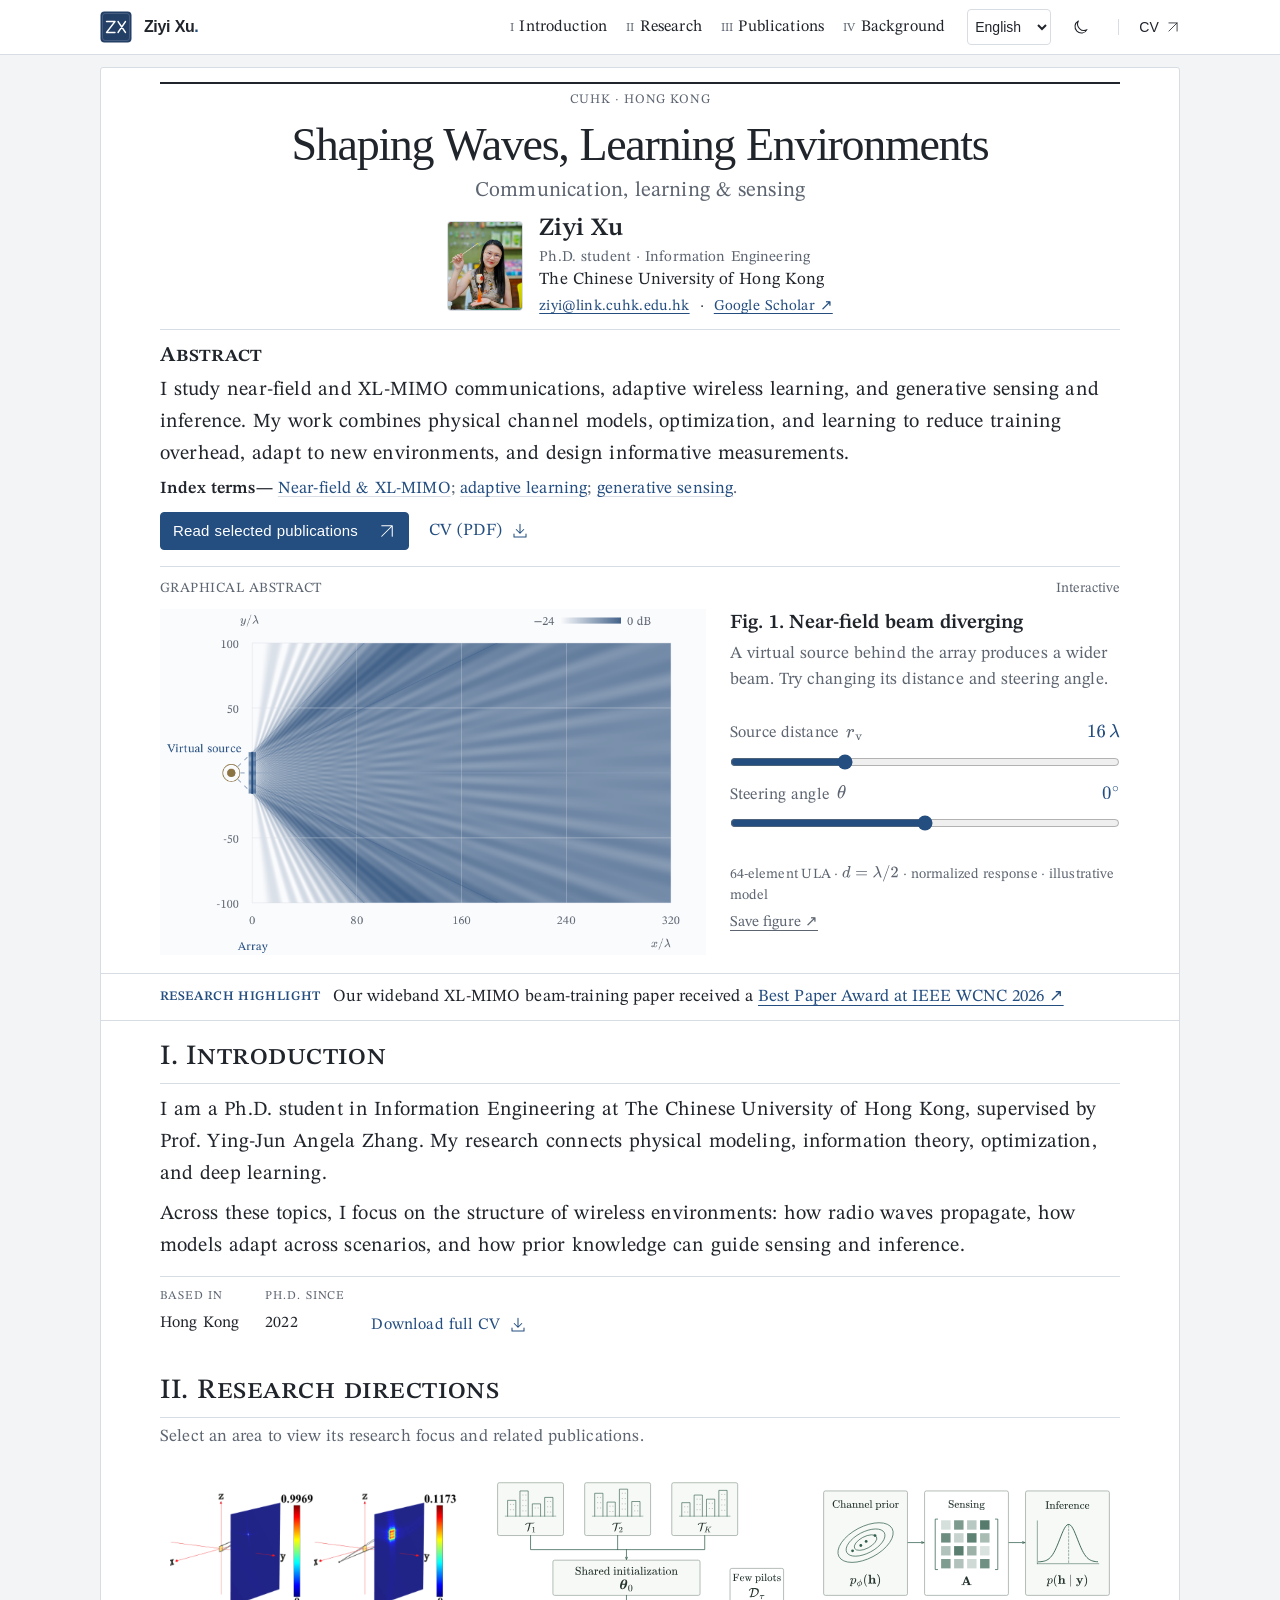
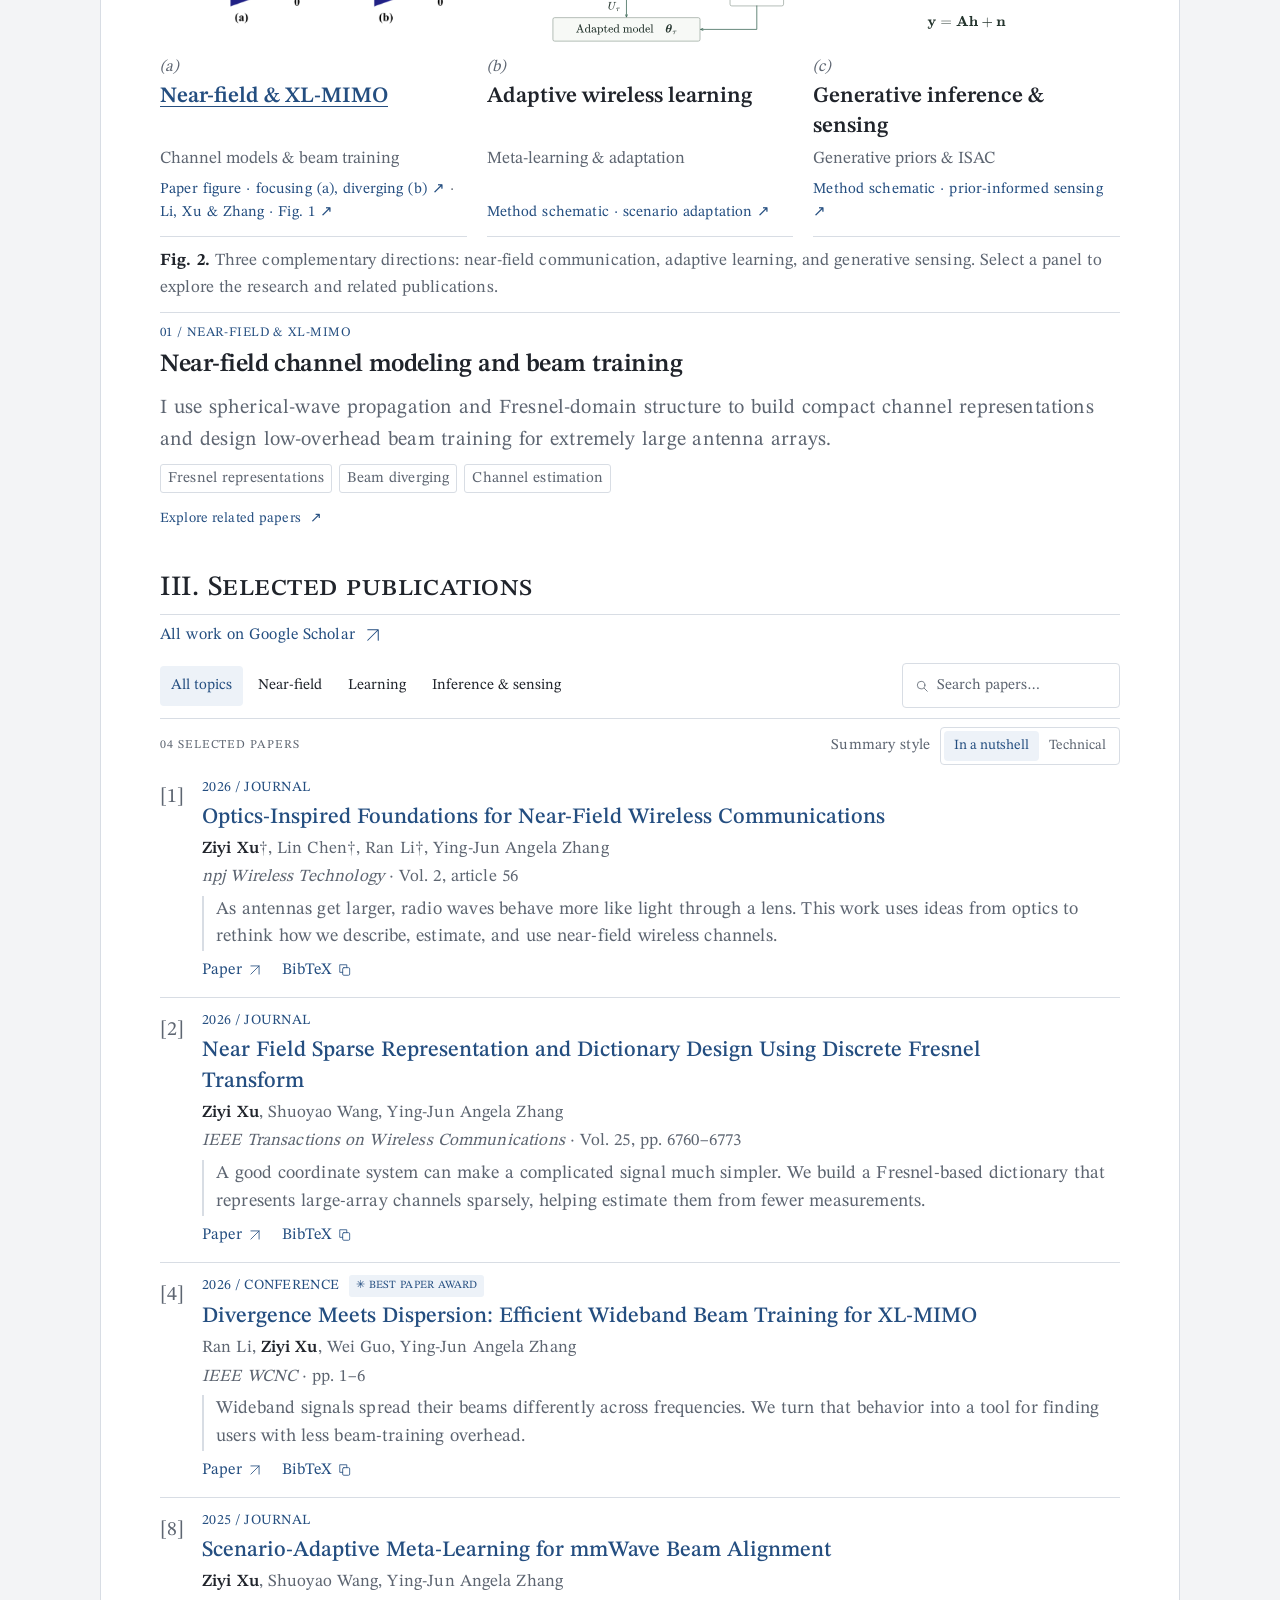
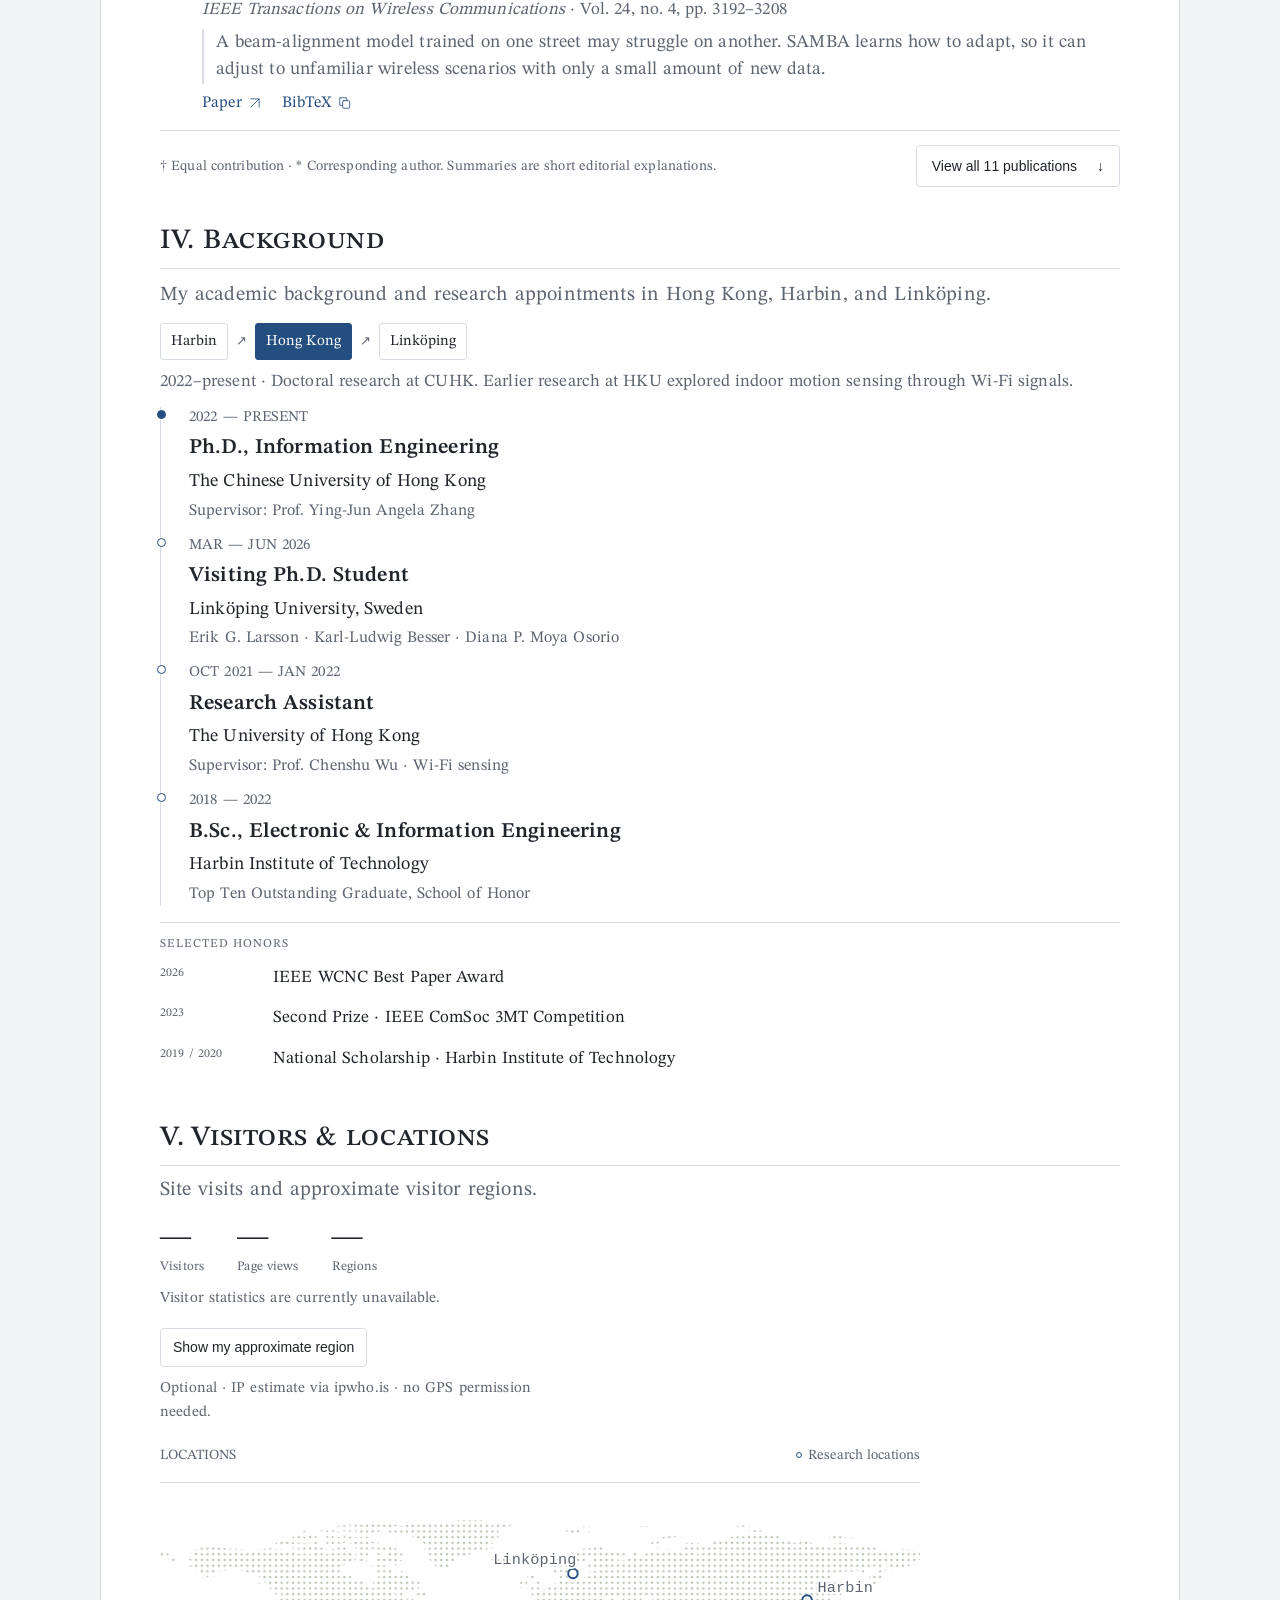
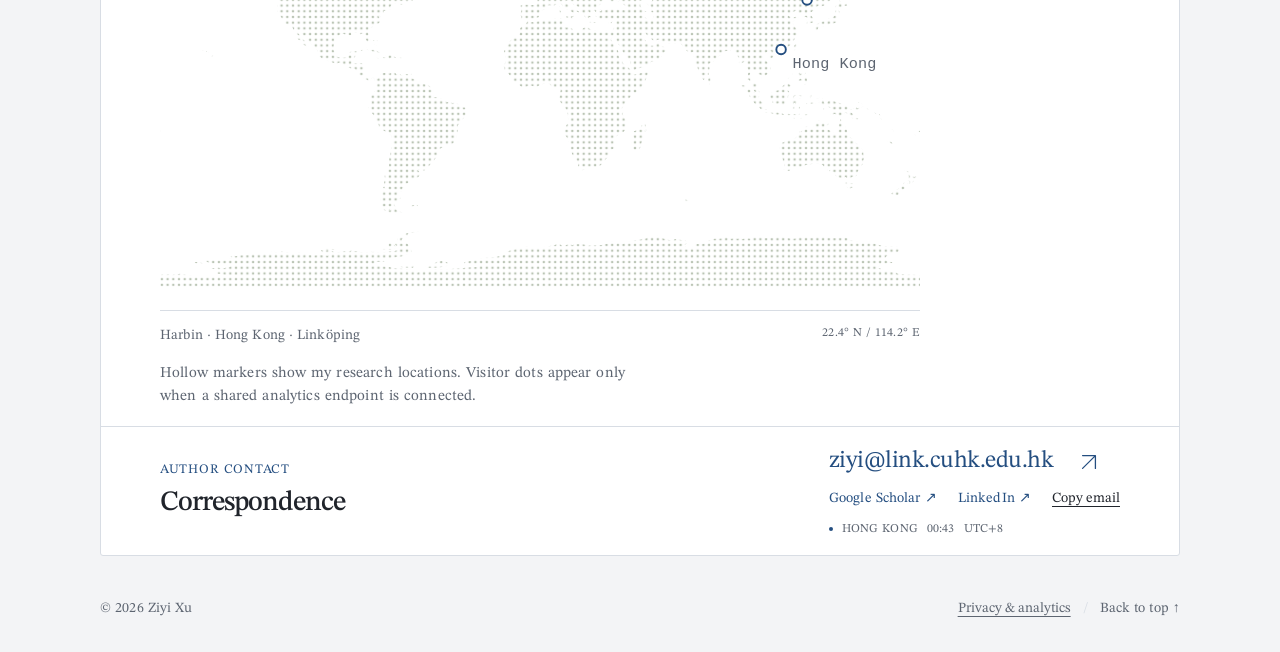
<file: index.html>
<!doctype html>
<html lang="en" data-theme="light">
<head>
  <meta charset="UTF-8">
  <meta name="viewport" content="width=device-width, initial-scale=1">
  <meta name="color-scheme" content="light dark">
  <meta name="theme-color" content="#ffffff">
  <title>Ziyi Xu · Shaping Waves, Learning Environments</title>
  <meta name="description" content="Ziyi Xu is a Ph.D. student in Information Engineering at CUHK, researching near-field communications, adaptive wireless learning, and sensing.">
  <meta property="og:title" content="Ziyi Xu · Shaping Waves, Learning Environments">
  <meta property="og:description" content="Research in near-field communications, adaptive wireless learning, and generative sensing and inference.">
  <meta property="og:type" content="website">
  <link rel="icon" href="mark.svg" type="image/svg+xml">
  <link rel="stylesheet" href="styles.css">
  <link rel="stylesheet" href="paper.css">
  <link rel="preload" href="STIXTwoText.ttf" as="font" type="font/ttf" crossorigin>
  <script>try{const t=localStorage.getItem('zx-theme');if(t==='dark'||(!t&&matchMedia('(prefers-color-scheme: dark)').matches))document.documentElement.dataset.theme='dark';}catch{}</script>
  <script src="site-config.js" defer></script>
  <script src="content.js" defer></script>
  <script src="locales.js" defer></script>
  <script>window.MathJax={startup:{typeset:false},svg:{fontCache:'none'},options:{enableMenu:false}};</script>
  <script src="tex-svg.js" defer></script>
  <script src="math-notation.js" defer></script>
  <script src="beam-field.js" defer></script>
  <script src="diverging-beam.js" defer></script>
  <script src="app.js" defer></script>
  <script src="engagement.js" defer></script>
</head>
<body class="paper-profile">
  <a class="skip-link" href="#main" data-i18n="skipContent">Skip to content</a>
  <svg class="icon-defs" xmlns="http://www.w3.org/2000/svg" aria-hidden="true"><defs>
    <symbol id="i-arrow" viewBox="0 0 24 24"><path d="M5 19 19 5M5 5h14v14"/></symbol>
    <symbol id="i-download" viewBox="0 0 24 24"><path d="M12 3v12m-5-5 5 5 5-5M4 16v4h16v-4"/></symbol>
    <symbol id="i-sun" viewBox="0 0 24 24"><circle cx="12" cy="12" r="4"/><path d="M12 2v2m0 16v2M2 12h2m16 0h2M5 5l1.5 1.5m11 11L19 19M5 19l1.5-1.5m11-11L19 5"/></symbol>
    <symbol id="i-moon" viewBox="0 0 24 24"><path d="M20 15.5A8.5 8.5 0 0 1 8.5 4 8.5 8.5 0 1 0 20 15.5Z"/></symbol>
    <symbol id="i-mail" viewBox="0 0 24 24"><rect x="3" y="5" width="18" height="14" rx="2"/><path d="m3 6 9 7 9-7"/></symbol>
    <symbol id="i-search" viewBox="0 0 24 24"><circle cx="10.5" cy="10.5" r="6.5"/><path d="m16 16 5 5"/></symbol>
    <symbol id="i-menu" viewBox="0 0 24 24"><path d="M4 7h16M4 12h16M4 17h16"/></symbol>
    <symbol id="i-copy" viewBox="0 0 24 24"><rect x="8" y="8" width="12" height="13" rx="2"/><path d="M15 8V3H3v13h5"/></symbol>
    <symbol id="i-pin" viewBox="0 0 24 24"><path d="M19 10c0 5-7 11-7 11S5 15 5 10a7 7 0 1 1 14 0Z"/><circle cx="12" cy="10" r="2"/></symbol>
  </defs></svg>

  <header class="site-header">
    <div class="header-inner wrap">
      <a class="brand" href="#home" aria-label="Ziyi Xu, home" data-i18n-aria="home"><img class="brand-logo" src="mark.svg" width="42" height="42" alt=""><span>Ziyi Xu<span class="brand-period">.</span></span></a>
      <nav id="main-nav" class="main-nav" aria-label="Contents" data-i18n-aria="contents">
        <a href="#about"><span class="nav-number">I</span><span data-i18n="navAbout">Introduction</span></a><a href="#research"><span class="nav-number">II</span><span data-i18n="navResearch">Research</span></a><a href="#publications"><span class="nav-number">III</span><span data-i18n="navPapers">Publications</span></a><a href="#journey"><span class="nav-number">IV</span><span data-i18n="navJourney">Background</span></a>
      </nav>
      <div class="header-actions">
        <label class="language-picker"><span class="sr-only" data-i18n="languageLabel">Language</span><select id="language-select" aria-label="Language" data-i18n-aria="languageLabel"><option value="en" lang="en">English</option><option value="zh" lang="zh-Hans">简体中文</option><option value="zh-Hant" lang="zh-Hant">繁體中文</option><option value="sv" lang="sv">Svenska</option></select></label>
        <button class="icon-button theme-toggle" id="theme-toggle" aria-label="Switch color theme"><svg class="icon"><use href="#i-moon"/></svg></button>
        <a class="header-cv" href="cv_ZiyiXU.pdf" target="_blank" rel="noopener">CV <svg class="icon"><use href="#i-arrow"/></svg></a>
        <button class="icon-button menu-toggle" id="menu-toggle" aria-label="Open navigation" aria-expanded="false" aria-controls="main-nav"><svg class="icon"><use href="#i-menu"/></svg></button>
      </div>
    </div>
    <div class="reading-progress" aria-hidden="true"><span id="reading-progress"></span></div>
  </header>

  <main id="main" class="manuscript">
    <section class="hero paper-cover wrap" id="home" aria-labelledby="profile-title">
      <header class="paper-title-block">
        <div class="paper-meta-line"><span data-i18n="coverLocation">CUHK · HONG KONG</span></div>
        <h1 id="profile-title" data-i18n="heroTitle">Shaping Waves, Learning Environments</h1>
        <p class="hero-subtitle" data-i18n="heroSubtitle">Communication, learning &amp; sensing</p>
        <div class="paper-author">
          <figure class="profile-portrait" id="portrait-frame" hidden><a id="portrait-link" href="portrait-current.png" target="_blank" rel="noopener" aria-label="View portrait of Ziyi Xu" data-i18n-aria="viewPortrait"><img id="profile-photo" alt="Portrait of Ziyi Xu" data-i18n-alt="portrait" width="76" height="90" decoding="async" referrerpolicy="no-referrer"></a></figure>
          <div class="author-details"><p class="author-name">Ziyi Xu</p><p class="author-role" data-i18n="heroEyebrow">Ph.D. student · Information Engineering</p><p class="author-affiliation" data-i18n="heroAffiliation">The Chinese University of Hong Kong</p><div class="author-links"><a href="mailto:ziyi@link.cuhk.edu.hk">ziyi@link.cuhk.edu.hk</a><span aria-hidden="true">·</span><a class="scholar-link" href="https://scholar.google.com/citations?user=KofM2AMAAAAJ&amp;hl=en" target="_blank" rel="noopener noreferrer">Google Scholar ↗</a></div></div>
        </div>
      </header>
      <div class="paper-overview">
        <div class="abstract-panel">
          <h2 class="abstract-heading" data-i18n="abstractLabel">Abstract</h2>
          <p class="hero-description" data-i18n="heroDescription">I study near-field and XL-MIMO communications, adaptive wireless learning, and generative sensing and inference. My work combines physical channel models, optimization, and learning to reduce training overhead, adapt to new environments, and design informative measurements.</p>
          <p class="index-terms"><strong data-i18n="indexTerms">Index terms—</strong> <a href="#publications" data-paper-topic="nearfield" data-i18n="indexNearfield">Near-field &amp; XL-MIMO</a>; <a href="#publications" data-paper-topic="learning" data-i18n="indexLearning">adaptive learning</a>; <a href="#publications" data-paper-topic="sensing" data-i18n="indexSensing">generative sensing</a>.</p>
          <div class="paper-cover-actions"><a class="button button-dark" href="#publications"><span data-i18n="exploreResearch">Read selected publications</span><svg class="icon"><use href="#i-arrow"/></svg></a><a class="text-link" href="cv_ZiyiXU.pdf" target="_blank" rel="noopener"><span data-i18n="coverCV">CV (PDF)</span><svg class="icon"><use href="#i-download"/></svg></a></div>
        </div>
      <figure class="field-lab" aria-labelledby="lab-title">
        <div class="figure-heading"><span><span data-i18n="fieldLab">GRAPHICAL ABSTRACT</span></span><span class="figure-interactive" data-i18n="interactiveFigure">Interactive</span></div>
        <div class="field-canvas-wrap"><canvas id="field-canvas" width="900" height="570" role="img" data-i18n-aria="beamAlt" aria-label="Interactive diverging-beam response of a 64-element uniform linear array with half-wavelength spacing and a virtual source behind the array. Adjust virtual-source distance and steering angle with the sliders."></canvas><span class="field-tag" data-i18n="fieldTag">Virtual-source beamforming</span></div>
        <figcaption class="lab-caption"><h3 id="lab-title" data-i18n="labTitle">Fig. 1. Near-field beam diverging</h3><p data-i18n="labDescription">A virtual source behind the array produces a wider beam. Try changing its distance and steering angle.</p></figcaption>
        <div class="lab-controls"><label for="focus-range"><span class="control-name"><span data-i18n="focusRange">Source distance</span> <span class="math-symbol" data-latex="r_{\mathrm{v}}" aria-label="virtual-source distance" data-i18n-aria="sourceDistance">rᵥ</span></span><output class="math-symbol" id="range-value" for="focus-range">16λ</output><input id="focus-range" type="range" min="8" max="36" value="16" step="1"></label><label for="focus-angle"><span class="control-name"><span data-i18n="focusAngle">Steering angle</span> <span class="math-symbol" data-latex="\theta" aria-label="theta" data-i18n-aria="theta">θ</span></span><output class="math-symbol" id="angle-value" for="focus-angle">0°</output><input id="focus-angle" type="range" min="-24" max="24" value="0" step="1"></label></div>
        <div class="lab-footer"><span class="lab-model-note"><span data-i18n="labArray">64-element ULA</span> · <span class="math-symbol" data-latex="d=\lambda/2" aria-label="element spacing equals half a wavelength" data-i18n-aria="elementSpacing">d = λ/2</span> · <span data-i18n="labNote">normalized response · illustrative model</span></span><button id="save-field" class="text-button" data-i18n="saveField">Save figure ↗</button></div>
      </figure>
      </div>
    </section>

    <aside class="news-strip"><div class="wrap news-inner"><span class="news-label" data-i18n="latest">RESEARCH HIGHLIGHT</span><p><span data-i18n="awardNews">Our wideband XL-MIMO beam-training paper received a</span> <a href="https://wcnc2026.ieee-wcnc.org/best-paper-awards" target="_blank" rel="noopener noreferrer" data-i18n="awardNewsLink">Best Paper Award at IEEE WCNC 2026 ↗</a></p></div></aside>

    <section id="about" class="section wrap about-section">
      <div class="section-label"><span class="mono">01 /</span><span data-i18n="aboutLabel">ABOUT</span></div>
      <div class="about-grid"><h2 class="section-title" data-i18n="aboutTitle">I. Introduction</h2><div class="about-copy"><div class="introduction-text"><p data-i18n="aboutP1">I am a Ph.D. student in Information Engineering at The Chinese University of Hong Kong, supervised by Prof. Ying-Jun Angela Zhang. My research connects physical modeling, information theory, optimization, and deep learning.</p><p data-i18n="aboutP2">Across these topics, I focus on the structure of wireless environments: how radio waves propagate, how models adapt across scenarios, and how prior knowledge can guide sensing and inference.</p></div><div class="about-details"><div><span class="detail-label" data-i18n="basedIn">BASED IN</span><span data-i18n="hongkong">Hong Kong</span></div><div><span class="detail-label" data-i18n="phdSince">PH.D. SINCE</span><span>2022</span></div><a href="cv_ZiyiXU.pdf" class="text-link" download><span data-i18n="downloadCV">Download full CV</span><svg class="icon"><use href="#i-download"/></svg></a></div></div></div>
    </section>

    <section id="research" class="section research-section"><div class="wrap">
      <div class="section-label"><span class="mono">02 /</span><span data-i18n="researchLabel">RESEARCH</span></div>
      <div class="section-topline"><h2 class="section-title" data-i18n="researchTitle">II. Research directions</h2><p class="section-aside" data-i18n="researchAside">Select an area to view its research focus and related publications.</p></div>
      <div class="research-map" aria-label="Research topics" data-i18n-aria="researchTopics">
        <article class="research-card"><button class="research-node active" data-topic="nearfield" aria-pressed="true"><span class="research-image paper-figure"><img src="paper-beam-diverging.png" width="407" height="187" alt="Original paper figure comparing focusing and diverging beam patterns" data-i18n-alt="beamPaperAlt" loading="lazy"></span><span class="node-number">(a)</span><span class="node-label" data-i18n="nodeNearfield">Near-field &amp; XL-MIMO</span><span class="node-sub" data-i18n="nodeNearfieldSub">Channel models &amp; beam training</span></button><p class="figure-credit"><a href="paper-beam-diverging.png" target="_blank" rel="noopener" data-i18n="beamFigureCredit">Paper figure · focusing (a), diverging (b) ↗</a><a href="https://arxiv.org/html/2509.16055v1#S1.F1" target="_blank" rel="noopener noreferrer" data-i18n="beamFigureSource">Li, Xu &amp; Zhang · Fig. 1 ↗</a></p></article>
        <article class="research-card"><button class="research-node" data-topic="learning" aria-pressed="false"><span class="research-image"><img src="adaptive-learning.svg" width="520" height="300" alt="Method schematic of shared initialization and few-pilot adaptation" data-i18n-alt="learningAlt" loading="lazy"></span><span class="node-number">(b)</span><span class="node-label" data-i18n="nodeLearning">Adaptive wireless learning</span><span class="node-sub" data-i18n="nodeLearningSub">Meta-learning &amp; adaptation</span></button><p class="figure-credit"><a href="adaptive-learning.svg" target="_blank" rel="noopener" data-i18n="learningFigureCredit">Method schematic · scenario adaptation ↗</a></p></article>
        <article class="research-card"><button class="research-node" data-topic="sensing" aria-pressed="false"><span class="research-image"><img src="generative-sensing.svg" width="520" height="300" alt="Method schematic of learned priors, sensing design, and inference" data-i18n-alt="sensingAlt" loading="lazy"></span><span class="node-number">(c)</span><span class="node-label" data-i18n="nodeSensing">Generative inference &amp; sensing</span><span class="node-sub" data-i18n="nodeSensingSub">Generative priors &amp; ISAC</span></button><p class="figure-credit"><a href="generative-sensing.svg" target="_blank" rel="noopener" data-i18n="sensingFigureCredit">Method schematic · prior-informed sensing ↗</a></p></article>
      </div>
      <p class="paper-figure-caption"><strong data-i18n="figureTwo">Fig. 2.</strong> <span data-i18n="researchFigureCaption">Three complementary directions: near-field communication, adaptive learning, and generative sensing. Select a panel to explore the research and related publications.</span></p>
      <div class="research-detail" aria-live="polite"><div><span id="research-detail-label" class="eyebrow">01 / NEAR-FIELD & XL-MIMO</span><h3 id="research-detail-title">Near-field channel modeling and beam training</h3></div><div><p id="research-detail-text">I use spherical-wave propagation and Fresnel-domain structure to build compact channel representations and design low-overhead beam training for extremely large antenna arrays.</p><div id="research-keywords" class="keyword-list"></div><a class="text-link" href="#publications" id="related-papers"><span data-i18n="relatedPapers">Explore related papers</span> <span aria-hidden="true">↗</span></a></div></div>
    </div></section>

    <section id="publications" class="section wrap publications-section">
      <div class="section-label"><span class="mono">03 /</span><span data-i18n="papersLabel">WRITING & DISCOVERY</span></div>
      <div class="section-topline publication-heading"><h2 class="section-title" data-i18n="papersTitle">III. Selected publications</h2><a class="text-link scholar-link" href="https://scholar.google.com/citations?user=KofM2AMAAAAJ&amp;hl=en" target="_blank" rel="noopener noreferrer"><span data-i18n="scholarAll">All work on Google Scholar</span><svg class="icon"><use href="#i-arrow"/></svg></a></div>
      <div class="publication-toolbar"><div class="filter-group" role="group" aria-label="Filter publications by topic" data-i18n-aria="filterTopics"><button class="filter active" data-filter="all" aria-pressed="true" data-i18n="filterAll">All topics</button><button class="filter" data-filter="nearfield" aria-pressed="false" data-i18n="filterNearfield">Near-field</button><button class="filter" data-filter="learning" aria-pressed="false" data-i18n="filterLearning">Learning</button><button class="filter" data-filter="sensing" aria-pressed="false" data-i18n="filterSensing">Inference & sensing</button></div><label class="paper-search"><svg class="icon"><use href="#i-search"/></svg><input type="search" id="paper-search" placeholder="Search papers…" aria-label="Search publications" data-i18n-placeholder="searchPlaceholder"></label></div>
      <div class="reading-options"><span id="paper-count" class="mono" aria-live="polite">4 SELECTED PAPERS</span><div class="reading-mode"><span data-i18n="readingMode">Summary style</span><div class="segmented" role="group" aria-label="Explanation style" data-i18n-aria="explanationStyle"><button id="mode-plain" class="active" aria-pressed="true" data-i18n="plainMode">In a nutshell</button><button id="mode-technical" aria-pressed="false" data-i18n="technicalMode">Technical</button></div></div></div>
      <div id="paper-list" class="paper-list"></div>
      <noscript><p>For the complete publication list, please <a href="cv_ZiyiXU.pdf">download my CV</a> or <a href="https://scholar.google.com/citations?user=KofM2AMAAAAJ&amp;hl=en">visit Google Scholar</a>.</p></noscript>
      <div class="publication-bottom"><p data-i18n="authorNote">† Equal contribution · * Corresponding author. Summaries are short editorial explanations.</p><button class="button button-outline" id="show-all"><span data-i18n="showAll">View all 11 publications</span><span aria-hidden="true">↓</span></button></div>
    </section>

    <section id="journey" class="section journey-section"><div class="wrap">
      <div class="section-label"><span class="mono">04 /</span><span data-i18n="journeyLabel">BACKGROUND</span></div>
      <h2 class="section-title" data-i18n="journeyTitle">IV. Background</h2>
      <div class="journey-grid"><div class="journey-intro"><p data-i18n="journeyIntro">My academic background and research appointments in Hong Kong, Harbin, and Linköping.</p><div class="journey-places" aria-label="Research locations" data-i18n-aria="researchPlaces"><button class="place" data-place="harbin" aria-pressed="false" data-i18n="harbin">Harbin</button><span>↗</span><button class="place active" data-place="hongkong" aria-pressed="true" data-i18n="hongkong">Hong Kong</button><span>↗</span><button class="place" data-place="linkoping" aria-pressed="false" data-i18n="linkoping">Linköping</button></div><div class="place-note" id="place-note" aria-live="polite"></div></div>
      <ol class="timeline"><li data-location="hongkong"><span class="timeline-date">2022 — <span data-i18n="present">PRESENT</span></span><div><h3 data-i18n="phdTitle">Ph.D., Information Engineering</h3><p data-i18n="cuhk">The Chinese University of Hong Kong</p><span data-i18n="phdSupervisor">Supervisor: Prof. Ying-Jun Angela Zhang</span></div></li><li data-location="linkoping"><span class="timeline-date" data-i18n="visitingDates">MAR — JUN 2026</span><div><h3 data-i18n="visitingTitle">Visiting Ph.D. Student</h3><p data-i18n="liu">Linköping University, Sweden</p><span>Erik G. Larsson · Karl-Ludwig Besser · Diana P. Moya Osorio</span></div></li><li data-location="hongkong"><span class="timeline-date" data-i18n="raDates">OCT 2021 — JAN 2022</span><div><h3 data-i18n="raTitle">Research Assistant</h3><p data-i18n="hku">The University of Hong Kong</p><span data-i18n="raSupervisor">Supervisor: Prof. Chenshu Wu · Wi-Fi sensing</span></div></li><li data-location="harbin"><span class="timeline-date">2018 — 2022</span><div><h3 data-i18n="bscTitle">B.Sc., Electronic & Information Engineering</h3><p data-i18n="hit">Harbin Institute of Technology</p><span data-i18n="bscHonor">Top Ten Outstanding Graduate, School of Honor</span></div></li></ol></div>
      <div class="honors"><span class="detail-label" data-i18n="selectedHonors">SELECTED HONORS</span><div><p><span>2026</span><strong data-i18n="honor2026">IEEE WCNC Best Paper Award</strong></p><p><span>2023</span><strong data-i18n="honor2023">Second Prize · IEEE ComSoc 3MT Competition</strong></p><p><span>2019 / 2020</span><strong data-i18n="honor2020">National Scholarship · Harbin Institute of Technology</strong></p></div></div>
    </div></section>

    <section id="visitors" class="section wrap visitors-section"><div class="visitor-copy"><div class="section-label"><span class="mono">05 /</span><span data-i18n="visitorsLabel">VISITORS</span></div><h2 class="section-title" data-i18n="visitorsTitle">V. Visitors &amp; locations</h2><p data-i18n="visitorsIntro">Site visits and approximate visitor regions.</p><div class="visitor-stats"><div><span class="stat-value" id="visitor-uv">—</span><span class="stat-label" data-i18n="uniqueVisitors">Visitors</span></div><div><span class="stat-value" id="visitor-pv">—</span><span class="stat-label" data-i18n="pageViews">Page views</span></div><div><span class="stat-value" id="visitor-regions">—</span><span class="stat-label" data-i18n="regions">Regions</span></div></div><p class="stats-status" id="stats-status" aria-live="polite" hidden></p><div class="geo-action"><button id="locate-me" class="button button-outline"><span data-i18n="showRegion">Show my approximate region</span></button><p id="geo-status" aria-live="polite" data-i18n="geoNote">Optional · IP estimate via ipwho.is · no GPS permission needed.</p></div></div>
      <div class="visitor-map-panel"><div class="map-heading"><span class="mono" data-i18n="worldMap">LOCATIONS</span><span class="map-key"><i></i><span data-i18n="researchLocations">Research locations</span></span></div><svg id="world-map" viewBox="0 0 800 450" role="img" data-i18n-aria="worldMapAlt" aria-label="World map showing research locations and, when connected, aggregated visitor regions"><defs><pattern id="map-dot" width="7" height="7" patternUnits="userSpaceOnUse"><circle cx="2" cy="2" r="1.2" fill="currentColor"/></pattern></defs><image href="world-map.svg" x="0" y="25" width="800" height="400" class="world-land"/><g id="map-research-points"></g><g id="map-visitor-points"></g><g id="map-self-point"></g></svg><div class="map-footer"><span id="map-caption" data-i18n="mapCaption">Harbin · Hong Kong · Linköping</span><span class="mono">22.4° N / 114.2° E</span></div><p class="map-explanation" id="map-explanation" data-i18n="mapExplanation">Hollow markers show my research locations. Visitor dots appear only when a shared analytics endpoint is connected.</p></div>
    </section>

    <section id="contact" class="contact-section"><div class="wrap contact-inner"><div><div class="eyebrow" data-i18n="contactEyebrow">AUTHOR CONTACT</div><h2 data-i18n="contactTitle">Correspondence</h2></div><div class="contact-links"><a class="contact-email" href="mailto:ziyi@link.cuhk.edu.hk">ziyi@link.cuhk.edu.hk <svg class="icon"><use href="#i-arrow"/></svg></a><div><a class="scholar-link" href="https://scholar.google.com/citations?user=KofM2AMAAAAJ&amp;hl=en" target="_blank" rel="noopener noreferrer">Google Scholar ↗</a><a class="linkedin-link" href="https://www.linkedin.com/in/ziyi-xu-7628b2290/" target="_blank" rel="noopener noreferrer">LinkedIn ↗</a><button id="copy-email" class="text-button" data-i18n="copyEmail">Copy email</button></div><span class="contact-clock"><span class="status-dot"></span><span data-i18n="clockLocation">HONG KONG</span> <time id="hk-clock">--:--</time> UTC+8</span></div></div></section>
  </main>
  <footer class="site-footer wrap"><p>© <span id="copyright-year">2026</span> Ziyi Xu</p><div><button id="privacy-button" class="text-button" data-i18n="privacy">Privacy & analytics</button><span class="footer-separator">/</span><a href="#home" data-i18n="backTop">Back to top ↑</a></div></footer>

  <div class="busuanzi-values" aria-hidden="true"><span id="busuanzi_value_site_uv"></span><span id="busuanzi_value_site_pv"></span></div>
  <dialog id="citation-dialog" aria-labelledby="citation-title"><div class="dialog-heading"><h2 id="citation-title">BibTeX</h2><button class="icon-button close-dialog" aria-label="Close citation">×</button></div><pre id="citation-content"></pre><div class="dialog-bottom"><span data-i18n="citationNote">Metadata follows the CV; accepted papers are marked.</span><button id="copy-citation" class="button button-dark"><svg class="icon"><use href="#i-copy"/></svg><span data-i18n="copyBibtex">Copy BibTeX</span></button></div></dialog>
  <dialog id="privacy-dialog" aria-labelledby="privacy-title"><div class="dialog-heading"><h2 id="privacy-title" data-i18n="privacy">Privacy & analytics</h2><button class="icon-button close-dialog" aria-label="Close privacy details">×</button></div><div class="privacy-copy"><p data-i18n="privacyP1">This static homepage stores your language and theme preferences in your browser. It does not request GPS access.</p><p data-i18n="privacyP2">When enabled, Busuanzi receives a request to count site visits and visitors. A shared analytics endpoint, if configured, receives the visitor’s network request and returns only aggregate country/region counts to this page. Third-party services process the IP address visible in the request.</p><p data-i18n="privacyP3">“Show my approximate region” contacts ipwho.is only when clicked. The result is an approximate network location, which can be affected by VPNs. It is shown in this tab and is not added to a public visitor history.</p><p data-i18n="privacyP4">When the optional analytics service is connected, it also receives section visibility, active viewing time, scroll milestones, and paper/BibTeX clicks. It stores daily aggregates, not a per-visitor reading history. No session replay, typed search text, or pointer coordinates are collected. The private report requires an owner token.</p><button id="disable-analytics" class="button button-outline" data-i18n="disableAnalytics">Disable analytics in this browser</button><p class="small" id="privacy-state" aria-live="polite"></p></div></dialog>
  <div id="toast" class="toast" role="status" aria-live="polite"></div>
</body>
</html>
</file>
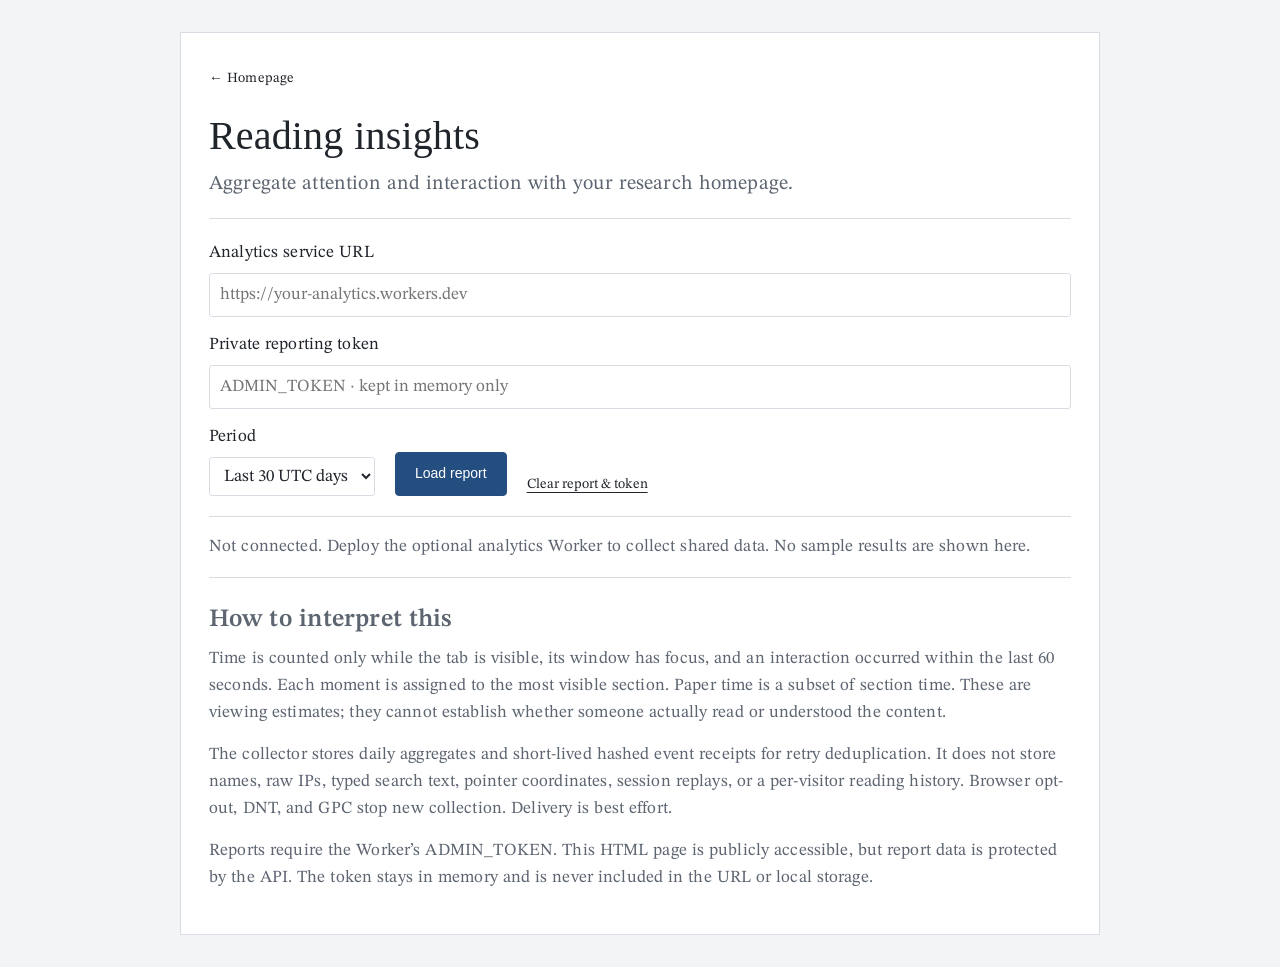
<file: analytics.html>
<!doctype html>
<html lang="en" data-theme="light">
<head><meta charset="UTF-8"><meta name="viewport" content="width=device-width,initial-scale=1"><meta name="robots" content="noindex,nofollow"><title>Reading insights · Ziyi Xu</title><link rel="icon" href="mark.svg"><link rel="stylesheet" href="styles.css"><link rel="stylesheet" href="paper.css"><link rel="stylesheet" href="analytics-dashboard.css"><script src="site-config.js" defer></script><script src="content.js" defer></script><script src="analytics-dashboard.js" defer></script></head>
<body class="paper-profile"><main class="insights">
  <a class="text-link" href="index.html">← Homepage</a>
  <h1>Reading insights</h1><p class="insights-intro">Aggregate attention and interaction with your research homepage.</p>
  <p id="preview-note" class="insights-notice" hidden>LOCAL PREVIEW · Any seeded records are test data, not real visitors.</p>
  <form id="analytics-connect" class="connect-form">
    <label>Analytics service URL<input type="url" id="analytics-endpoint" placeholder="https://your-analytics.workers.dev" required autocomplete="off"></label>
    <label>Private reporting token<input type="password" id="analytics-token" minlength="32" autocomplete="off" placeholder="ADMIN_TOKEN · kept in memory only"></label>
    <div class="report-actions"><label>Period<select id="analytics-period"><option value="30">Last 30 UTC days</option><option value="7">Last 7 UTC days</option></select></label><button class="button button-dark" type="submit">Load report</button><button type="button" class="text-button" id="analytics-forget">Clear report &amp; token</button></div>
  </form>
  <p id="analytics-status" role="status">Not connected. Deploy the optional analytics Worker to collect shared data. No sample results are shown here.</p>
  <div id="analytics-report" hidden>
    <p id="analytics-range" class="report-range"></p>
    <div class="insights-kpis"><div><span>Page sessions</span><strong id="metric-sessions">—</strong></div><div><span>Average active time</span><strong id="metric-average">—</strong></div><div><span>Total active time</span><strong id="metric-total">—</strong></div></div>
    <section><h2>Time by section</h2><p>Average foreground time among sessions that reached each section.</p><div id="section-chart" class="bar-chart"></div></section>
    <section><h2>Scroll reach</h2><p>Share of page sessions reaching each page-depth milestone.</p><div id="scroll-chart" class="bar-chart"></div></section>
    <section><h2>Publication attention</h2><p>Visibility and active time for entries on this homepage, plus paper-link and BibTeX clicks. Time spent reading external papers or PDFs is not measured.</p><div class="table-scroll"><table><thead><tr><th>Paper</th><th>Seen</th><th>Avg. time</th><th>Paper clicks</th><th>BibTeX</th></tr></thead><tbody id="paper-metrics"></tbody></table></div></section>
  </div>
  <aside class="insights-method"><h2>How to interpret this</h2><p>Time is counted only while the tab is visible, its window has focus, and an interaction occurred within the last 60 seconds. Each moment is assigned to the most visible section. Paper time is a subset of section time. These are viewing estimates; they cannot establish whether someone actually read or understood the content.</p><p>The collector stores daily aggregates and short-lived hashed event receipts for retry deduplication. It does not store names, raw IPs, typed search text, pointer coordinates, session replays, or a per-visitor reading history. Browser opt-out, DNT, and GPC stop new collection. Delivery is best effort.</p><p>Reports require the Worker’s ADMIN_TOKEN. This HTML page is publicly accessible, but report data is protected by the API. The token stays in memory and is never included in the URL or local storage.</p></aside>
</main></body></html>
</file>
<file: styles.css>
/* An editorial, buildless academic homepage. */
:root{--paper:#f5f4ef;--surface:#eeeee6;--white:#fbfbf7;--ink:#242f2b;--muted:#65716a;--green:#315f4d;--green-soft:#e4e9df;--line:#d9ddd3;--gold:#a98b48;--header:rgba(245,244,239,.94);--serif:Georgia,'Times New Roman','Noto Serif SC',serif;--sans:-apple-system,BlinkMacSystemFont,'Segoe UI','Noto Sans SC',Arial,sans-serif;--mono:'SFMono-Regular',Consolas,'Liberation Mono',monospace;--radius:14px}
:root[data-theme=dark]{--paper:#18231e;--surface:#1f2d25;--white:#233329;--ink:#eeeede;--muted:#a7b3a7;--green:#adceb0;--green-soft:#2b4030;--line:#3b4a3e;--gold:#d0b977;--header:rgba(24,35,30,.95)}
*{box-sizing:border-box}html{scroll-behavior:smooth;scroll-padding-top:100px}body{margin:0;background:var(--paper);color:var(--ink);font:16px/1.7 var(--sans);-webkit-font-smoothing:antialiased}button,input{font:inherit}button,a,input{-webkit-tap-highlight-color:transparent}a{color:inherit;text-decoration:none}a:hover{color:var(--green)}button{color:inherit;cursor:pointer}button:disabled{cursor:wait;opacity:.6}button,input{border-radius:0}button{background:none}a,button,input{touch-action:manipulation}a:focus-visible,button:focus-visible,input:focus-visible,summary:focus-visible{outline:2px solid var(--green);outline-offset:5px}::selection{background:var(--green);color:var(--paper)}button svg,a svg{flex:none}p{margin:0 0 1.2em}h1,h2,h3{margin:0;font-weight:400;line-height:1.15}svg.icon{width:18px;height:18px;fill:none;stroke:currentColor;stroke-width:1.4;stroke-linecap:round;stroke-linejoin:round;vertical-align:middle}.icon-defs{position:absolute;width:0;height:0;overflow:hidden}.wrap{width:min(1200px,calc(100% - 100px));margin-inline:auto}.mono{font-family:var(--mono)}.eyebrow{display:flex;align-items:center;gap:10px;font:13px/1.5 var(--mono);letter-spacing:.12em;color:var(--green)}.status-dot{display:inline-block;width:6px;height:6px;background:var(--green);border-radius:50%;flex:none;box-shadow:0 0 0 4px var(--green-soft)}.text-link{display:inline-flex;align-items:center;gap:9px;line-height:1.5;font-size:14px;white-space:normal}.text-link:hover{border-color:var(--green)}.text-button{padding:0;border:0;font-size:14px;text-decoration:underline;text-underline-offset:4px}.text-button:hover{color:var(--green)}.button{display:inline-flex;justify-content:center;align-items:center;gap:20px;min-height:46px;padding:10px 19px;border:1px solid transparent;font-size:14px;line-height:1.5;transition:background .18s,color .18s,transform .18s}.button:hover{transform:translateY(-1px)}.button-dark{color:var(--paper);background:var(--ink);border-color:var(--ink)}.button-dark:hover{background:var(--green);border-color:var(--green);color:var(--paper)}.button-outline{border-color:var(--line)}.button-outline:hover{background:var(--green-soft);border-color:var(--green)}.icon-button{display:inline-flex;align-items:center;justify-content:center;border:0;width:34px;height:34px;padding:6px}.icon-button:hover{background:var(--green-soft)}.skip-link{position:fixed;top:-100px;left:20px;background:var(--ink);color:var(--paper);padding:10px 15px;z-index:100}.skip-link:focus{top:10px}
.site-header{position:sticky;top:0;z-index:30;background:var(--header);border-bottom:1px solid var(--line);backdrop-filter:blur(14px)}.header-inner{display:flex;align-items:center;min-height:82px;gap:32px}.brand{display:flex;align-items:center;gap:12px;font-size:18px;font-weight:600;letter-spacing:-.4px;white-space:nowrap}.brand-mark{position:relative;display:flex;align-items:center;justify-content:center;width:30px;height:30px;background:var(--green);color:var(--paper);font:italic 24px/1 var(--serif)}.brand-mark span{font:14px var(--sans);position:absolute;right:2px;top:0}.brand-period{color:var(--green)}.main-nav{display:flex;gap:28px;margin-left:auto;font-size:14px}.main-nav a{position:relative;padding:10px 0}.main-nav a::after{content:'';position:absolute;left:0;bottom:3px;width:0;height:1px;background:var(--green);transition:width .2s}.main-nav a:hover::after,.main-nav a.current::after{width:100%}.header-actions{display:flex;align-items:center;gap:11px}.language-toggle{border:0;padding:9px 3px;font:13px var(--mono);color:var(--muted);display:flex;gap:7px}.language-toggle .active{color:var(--ink);font-weight:700}.language-divider{opacity:.4}.header-cv{display:flex;align-items:center;gap:7px;font:14px var(--mono);border-left:1px solid var(--line);padding-left:20px;margin-left:7px}.header-cv .icon{width:14px;height:14px}.menu-toggle{display:none}
.hero{display:grid;grid-template-columns:1.1fr 1fr;gap:80px;padding-block:74px 64px;align-items:center}.hero-copy .eyebrow{margin-bottom:25px}.hero h1{font:76px/1.02 var(--serif);letter-spacing:-4px;margin-bottom:22px}.name-dot{color:var(--green)}.hero h2{font:40px/1.17 var(--serif);letter-spacing:-1.5px;max-width:600px}.hero-description{font-size:16px;line-height:1.9;color:var(--muted);max-width:435px;margin-top:23px}.hero-links{display:flex;align-items:center;gap:24px;margin-top:29px}.hero-links .text-link{font-size:14px}.hero-affiliation{display:flex;align-items:center;gap:13px;margin-top:44px;font-size:13px;color:var(--muted);line-height:1.7}.affiliation-line{height:33px;width:2px;background:var(--green)}.field-lab{align-self:center;min-width:0}.figure-heading{display:flex;justify-content:space-between;align-items:center;padding-bottom:15px;border-bottom:1px solid var(--line);font:13px var(--mono);letter-spacing:.09em;color:var(--muted)}.tiny-cross{font-size:18px;margin-right:4px;color:var(--green)}.field-canvas-wrap{position:relative;height:300px;margin-top:13px;overflow:hidden}#field-canvas{width:100%;height:100%;display:block}.field-axis{position:absolute;color:var(--muted);font:13px var(--mono);pointer-events:none}.axis-y{left:3px;top:12px}.axis-x{right:3px;bottom:24px}.field-tag{position:absolute;bottom:0;left:0;font:italic 14px var(--serif);color:var(--muted)}.lab-caption{margin-top:22px}.lab-caption h3{font:20px/1.3 var(--serif);letter-spacing:-.4px}.lab-caption p{font-size:13px;line-height:1.7;margin-top:5px;color:var(--muted)}.lab-controls{display:grid;grid-template-columns:1fr 1fr;gap:24px;margin-top:16px}.lab-controls label{display:grid;grid-template-columns:1fr auto;gap:5px 8px;font-size:13px;color:var(--muted)}.lab-controls output{font:13px var(--mono);color:var(--green)}input[type=range]{width:100%;grid-column:1/-1;height:16px;padding:0;margin:0;accent-color:var(--green);cursor:pointer}.lab-footer{display:flex;justify-content:space-between;gap:10px;align-items:center;margin-top:9px;font:12px/1.6 var(--mono);color:var(--muted)}.lab-footer .text-button{font-size:13px;white-space:nowrap}.news-strip{border-block:1px solid var(--line)}.news-inner{display:flex;align-items:center;gap:24px;min-height:71px}.news-label{font:13px var(--mono);letter-spacing:.08em;color:var(--muted);flex:none}.news-star{font-size:28px;color:var(--gold)}.news-inner p{margin:0;font-size:14px;line-height:1.7}.news-inner a{text-decoration:underline;text-underline-offset:4px;color:var(--green)}
.section{padding-block:86px}.section-label{display:flex;align-items:center;gap:15px;font:13px/1.5 var(--mono);letter-spacing:.13em;color:var(--muted);margin-bottom:29px}.section-label .mono{color:var(--green);letter-spacing:0}.section-title{font:38px/1.2 var(--serif);letter-spacing:-1px}.section-topline{display:flex;align-items:flex-end;justify-content:space-between;gap:40px}.section-aside{font-size:14px;line-height:1.9;color:var(--muted);max-width:285px;margin:0 0 3px}.about-grid{display:grid;grid-template-columns:1fr 1fr;gap:110px}.about-copy>p{font-size:16px;line-height:1.9;max-width:525px}.about-copy>p+p{color:var(--muted);font-size:14px}.about-details{display:flex;flex-wrap:wrap;align-items:end;gap:30px;margin-top:30px;padding-top:22px;border-top:1px solid var(--line)}.about-details>div{display:flex;flex-direction:column;gap:5px;font-size:14px}.detail-label{display:block;font:12px/1.5 var(--mono);letter-spacing:.08em;color:var(--muted)}.about-details .text-link{margin-left:auto;font-size:14px}.research-section{background:var(--surface);border-block:1px solid var(--line)}.research-map{display:grid;grid-template-columns:repeat(3,1fr);position:relative;margin-top:48px}.research-connector{position:absolute;top:60px;left:17%;right:17%;border-top:1px dashed var(--line)}.research-node{position:relative;display:flex;flex-direction:column;align-items:center;padding:0 15px 28px;border:0;border-bottom:1px solid var(--line);text-align:center;min-width:0}.research-node::after{content:'';position:absolute;bottom:-2px;left:20%;width:60%;height:3px;background:var(--green);transform:scaleX(0);transition:transform .2s}.research-node.active::after{transform:scaleX(1)}.research-node:hover .node-graphic,.research-node.active .node-graphic{color:var(--green);background:var(--green-soft);border-color:var(--green)}.node-graphic{width:120px;height:120px;border-radius:50%;border:1px solid var(--line);background:var(--surface);position:relative;display:block;color:var(--muted);transition:background .2s,color .2s,border .2s;margin-bottom:17px}.node-number{font:12px var(--mono);color:var(--muted);margin-bottom:6px}.node-label{font-size:14px}.node-sub{font:italic 14px var(--serif);color:var(--muted);margin-top:4px}.nearfield-graphic{overflow:hidden}.nearfield-graphic i{position:absolute;border:1px solid currentColor;border-radius:50%;width:90px;height:90px;left:-59px;top:15px}.nearfield-graphic i:nth-child(2){width:115px;height:115px;left:-61px;top:2px;opacity:.85}.nearfield-graphic i:nth-child(3){width:140px;height:140px;left:-63px;top:-10px;opacity:.7}.nearfield-graphic i:nth-child(4){width:165px;height:165px;left:-65px;top:-23px;opacity:.5}.nearfield-graphic i:nth-child(5){width:190px;height:190px;left:-67px;top:-35px;opacity:.3}.learning-graphic{background-image:linear-gradient(35deg,transparent 49.6%,var(--line) 50%,transparent 50.6%),linear-gradient(-35deg,transparent 49.6%,var(--line) 50%,transparent 50.6%)}.learning-graphic i{position:absolute;width:6px;height:6px;border-radius:50%;background:currentColor}.learning-graphic i:nth-child(1){left:24px;top:30px}.learning-graphic i:nth-child(2){left:24px;top:58px}.learning-graphic i:nth-child(3){left:24px;top:86px}.learning-graphic i:nth-child(4){left:56px;top:23px}.learning-graphic i:nth-child(5){left:56px;top:58px}.learning-graphic i:nth-child(6){left:56px;top:93px}.learning-graphic i:nth-child(7){left:87px;top:30px}.learning-graphic i:nth-child(8){left:87px;top:58px}.learning-graphic i:nth-child(9){left:87px;top:86px}.sensing-graphic i{border:1px solid currentColor;border-radius:50%;position:absolute;inset:22px;opacity:.4}.sensing-graphic i:nth-child(2){inset:34px;opacity:.6}.sensing-graphic i:nth-child(3){inset:46px;opacity:1}.sensing-graphic::after{content:'';position:absolute;top:59px;left:59px;width:42px;border-top:1px solid currentColor;transform:rotate(-38deg);transform-origin:left}.sensing-graphic b{position:absolute;width:5px;height:5px;border-radius:50%;background:currentColor;left:81px;top:39px}.research-detail{display:grid;grid-template-columns:1fr 1.25fr;gap:80px;padding-top:35px;min-height:228px}.research-detail .eyebrow{font-size:12px}.research-detail h3{font:25px/1.3 var(--serif);max-width:330px;margin-top:15px;letter-spacing:-.5px}.research-detail p{font-size:14px;line-height:1.9;color:var(--muted);margin-bottom:16px}.keyword-list{display:flex;gap:8px;flex-wrap:wrap;margin-bottom:17px}.keyword-list span{border:1px solid var(--line);padding:3px 9px;font:12px/1.6 var(--mono);color:var(--muted)}.research-detail .text-link{font-size:13px}
.publication-heading{align-items:center}.publication-toolbar{display:flex;justify-content:space-between;gap:25px;margin-top:35px;padding-bottom:22px;border-bottom:1px solid var(--line)}.filter-group{display:flex;gap:5px;align-items:center;flex-wrap:wrap}.filter{border:1px solid transparent;padding:6px 11px;font-size:13px;line-height:1.5;white-space:nowrap}.filter.active{background:var(--green);color:var(--paper)}.filter:not(.active):hover{border-color:var(--line)}.paper-search{display:flex;align-items:center;gap:8px;border-bottom:1px solid var(--line);padding:4px 0;flex:none}.paper-search .icon{color:var(--muted);width:14px;height:14px}.paper-search input{border:0;background:none;color:var(--ink);font-size:13px;width:145px;outline-offset:3px;padding:3px 0;min-width:0}.paper-search input::placeholder{color:var(--muted)}.reading-options{display:flex;align-items:center;justify-content:space-between;gap:20px;padding-top:18px;color:var(--muted);font-size:13px}.reading-options>.mono{font-size:12px;letter-spacing:.07em}.reading-mode{display:flex;align-items:center;gap:10px}.segmented{display:flex;border:1px solid var(--line);padding:2px}.segmented button{border:0;font-size:13px;padding:3px 9px;color:var(--muted)}.segmented button.active{background:var(--green-soft);color:var(--green)}.paper{display:grid;grid-template-columns:48px 1fr 100px;gap:20px;padding:28px 0;border-bottom:1px solid var(--line)}.paper-number{font:13px var(--mono);color:var(--muted);padding-top:5px}.paper-meta{font:12px/1.6 var(--mono);letter-spacing:.02em;color:var(--green);display:flex;gap:10px;align-items:center;flex-wrap:wrap;margin-bottom:9px}.paper-meta .award-label{background:var(--green-soft);padding:2px 6px;font-size:12px;letter-spacing:.01em}.paper-meta .accepted-label{color:var(--muted)}.paper h3{font-size:18px;line-height:1.5;font-weight:500;letter-spacing:-.25px;max-width:850px}.paper h3 a:hover{text-decoration:underline;text-underline-offset:4px}.paper-authors{font-size:13px;color:var(--muted);margin-top:9px;line-height:1.7}.paper-authors strong{color:var(--ink);font-weight:600}.paper-venue{font-size:13px;color:var(--muted);line-height:1.8;margin-top:3px}.paper-summary{border-left:2px solid var(--line);padding-left:12px;color:var(--muted);font-size:14px;line-height:1.85;margin:15px 0 0;max-width:720px}.paper-actions{display:flex;flex-direction:column;align-items:flex-end;gap:11px;padding-top:2px;font:13px var(--mono)}.paper-actions a,.paper-actions button{display:inline-flex;align-items:center;gap:6px;border:0;padding:3px 0;font:inherit}.paper-actions .icon{width:11px;height:11px}.paper-actions a:hover,.paper-actions button:hover{color:var(--green);text-decoration:underline;text-underline-offset:4px}.publication-bottom{display:flex;align-items:center;justify-content:space-between;gap:25px;margin-top:26px}.publication-bottom p{font-size:12px;color:var(--muted);margin:0}.publication-bottom .button{font-size:13px;min-height:38px;padding:8px 15px}.empty-papers{padding:55px 0;color:var(--muted);font-size:16px;border-bottom:1px solid var(--line)}
.journey-section{background:var(--surface);border-block:1px solid var(--line)}.journey-grid{display:grid;grid-template-columns:1fr 1.2fr;gap:115px}.journey-intro>p{font-size:14px;color:var(--muted);max-width:310px;line-height:1.9;margin-top:22px}.journey-places{display:flex;align-items:center;gap:7px;margin-top:32px;font:13px var(--mono);flex-wrap:wrap}.journey-places>span{color:var(--muted);font-size:13px}.place{border:1px solid var(--line);padding:5px 9px;font-size:13px}.place.active{background:var(--green);border-color:var(--green);color:var(--paper)}.place-note{font-size:13px;line-height:1.9;color:var(--muted);max-width:310px;margin-top:15px;min-height:58px}.timeline{list-style:none;margin:0;padding:0}.timeline li{position:relative;border-left:1px solid var(--line);padding:0 0 27px 28px;transition:opacity .2s}.timeline li:last-child{padding-bottom:0}.timeline li::before{content:'';position:absolute;top:3px;left:-4px;width:7px;height:7px;border:1px solid var(--green);background:var(--surface);border-radius:50%}.timeline li:first-child::before{background:var(--green)}.timeline li.highlight{opacity:1}.timeline li.dimmed{opacity:.42}.timeline-date{display:block;font:12px/1.5 var(--mono);color:var(--muted);margin-bottom:8px}.timeline h3{font-size:14px;font-weight:500;line-height:1.6}.timeline p{font-size:14px;margin:4px 0 3px}.timeline li>div>span{font-size:13px;color:var(--muted);line-height:1.8;display:block}.honors{display:grid;grid-template-columns:1fr 1.2fr;gap:115px;border-top:1px solid var(--line);margin-top:45px;padding-top:25px}.honors p{display:flex;gap:20px;font-size:13px;margin:0 0 10px}.honors p>span{font:13px/1.8 var(--mono);color:var(--muted);width:77px;flex:none}.honors strong{font-weight:400}.visitors-section{display:grid;grid-template-columns:.85fr 1.15fr;gap:80px;align-items:center}.visitor-copy>p{color:var(--muted);font-size:14px;max-width:280px;margin-top:20px}.visitor-stats{display:flex;gap:33px;margin-top:29px}.visitor-stats>div{display:flex;flex-direction:column;gap:5px}.stat-value{font:31px/1 var(--serif);letter-spacing:-1px;min-width:35px}.stat-label{font-size:13px;color:var(--muted)}.visitor-copy>.stats-status{font:12px/1.8 var(--mono);margin-top:15px;max-width:360px;min-height:29px}.geo-action{margin-top:22px}.geo-action .button{font-size:13px;min-height:38px;gap:8px;padding:8px 12px}.geo-action .icon{width:14px;height:14px}.geo-action p{font-size:12px;line-height:1.8;color:var(--muted);margin:10px 0 0;max-width:335px}.visitor-map-panel{min-width:0}.map-heading{display:flex;justify-content:space-between;align-items:center;gap:15px;padding-bottom:15px;border-bottom:1px solid var(--line);font-size:12px;color:var(--muted);letter-spacing:.07em}.map-key{display:flex;align-items:center;gap:6px;letter-spacing:0;font-size:12px}.map-key i{width:6px;height:6px;border:1px solid var(--green);border-radius:50%}#world-map{width:100%;height:auto;color:var(--line);display:block;overflow:visible}.world-land{opacity:.65}[data-theme=dark] .world-land{filter:brightness(1.3);opacity:.2}.research-point{fill:var(--paper);stroke:var(--green);stroke-width:2}.map-point-label{fill:var(--muted);font:16px var(--mono);paint-order:stroke;stroke:var(--paper);stroke-width:4px;stroke-linejoin:round}.visitor-point{fill:var(--green);opacity:.65}.self-point{fill:var(--gold);stroke:var(--paper);stroke-width:2}.map-footer{display:flex;justify-content:space-between;gap:20px;border-top:1px solid var(--line);padding-top:12px;font-size:12px;color:var(--muted)}.map-footer>.mono{font-size:12px}.map-explanation{font-size:12px;line-height:1.8;color:var(--muted);margin:13px 0 0;max-width:490px}
.contact-section{background:var(--green-soft);border-block:1px solid var(--line);padding-block:54px}.contact-inner{display:flex;align-items:center;justify-content:space-between;gap:40px}.contact-inner .eyebrow{font-size:12px;margin-bottom:17px}.contact-inner h2{font:35px/1.2 var(--serif);letter-spacing:-1px}.contact-email{display:flex;gap:25px;align-items:center;font:24px/1.5 var(--serif);letter-spacing:-.5px}.contact-email:hover{text-decoration:underline;text-underline-offset:5px}.contact-email .icon{width:22px;height:22px}.contact-links>div{display:flex;gap:21px;margin-top:17px;font-size:13px}.contact-links>div .text-button{font-size:13px}.contact-clock{display:flex;align-items:center;gap:9px;font:12px var(--mono);color:var(--muted);margin-top:26px}.contact-clock .status-dot{width:4px;height:4px;box-shadow:none}.site-footer{display:flex;align-items:center;justify-content:space-between;gap:20px;min-height:76px;font-size:12px;color:var(--muted)}.site-footer p{margin:0}.footer-separator{display:inline-block;margin-inline:12px;color:var(--line)}.site-footer .text-button{font-size:12px}.site-footer>div{display:flex;align-items:center}.busuanzi-values{display:none}.toast{position:fixed;bottom:25px;left:50%;transform:translate(-50%,20px);background:var(--ink);color:var(--paper);padding:10px 18px;font-size:14px;z-index:90;opacity:0;transition:opacity .2s,transform .2s;pointer-events:none;max-width:calc(100% - 32px);text-align:center}.toast.show{opacity:1;transform:translate(-50%,0)}dialog{color:var(--ink);background:var(--paper);border:1px solid var(--line);padding:26px;max-width:min(760px,calc(100% - 32px));width:760px;max-height:85dvh;box-shadow:0 20px 80px #0002}dialog::backdrop{background:#16271d70;backdrop-filter:blur(4px)}.dialog-heading{display:flex;align-items:center;justify-content:space-between;border-bottom:1px solid var(--line);padding-bottom:15px;gap:20px}.dialog-heading h2{font:26px var(--serif)}.close-dialog{font-size:24px;line-height:1}dialog pre{white-space:pre-wrap;overflow-wrap:anywhere;font:14px/1.8 var(--mono);padding:20px;background:var(--surface);max-height:45dvh;overflow:auto}.dialog-bottom{display:flex;align-items:center;justify-content:space-between;gap:20px}.dialog-bottom>span{font-size:13px;color:var(--muted);max-width:310px}.dialog-bottom .button{font-size:14px;gap:8px}.privacy-copy{padding-top:20px;font-size:16px;color:var(--muted)}.privacy-copy .small{font-size:14px;margin-top:12px}html[lang^=zh] .hero h2{font-size:35px;line-height:1.4;letter-spacing:0}html[lang^=zh] .section-title{font-size:32px;line-height:1.4;letter-spacing:0}html[lang^=zh] .contact-inner h2{font-size:30px;line-height:1.4;letter-spacing:0}html[lang^=zh] .research-detail h3{font-size:22px;line-height:1.5}html[lang^=zh] .node-label{font-size:14px}
@media(min-width:1600px){.hero{padding-block:95px 85px;gap:110px}.hero h1{font-size:87px}.hero h2{font-size:45px}.field-canvas-wrap{height:330px}.section{padding-block:100px}}
@media(max-width:1100px){.wrap{width:calc(100% - 72px)}.hero{gap:42px}.hero h1{font-size:65px}.hero h2{font-size:34px}.hero-description{font-size:14px}.hero-links{gap:17px}.hero-links .button{font-size:14px;padding-inline:15px;gap:13px}.hero-links .text-link{font-size:13px}.main-nav{gap:20px}.header-inner{gap:25px}.header-actions{gap:8px}.field-canvas-wrap{height:270px}.section-title{font-size:33px}.about-grid{gap:65px}.journey-grid,.honors{gap:70px}.visitors-section{gap:50px}.research-detail{gap:55px}.contact-email{font-size:21px}.lab-footer{font-size:12px}.lab-footer .text-button{font-size:12px}}
@media(max-width:800px){.wrap{width:calc(100% - 44px)}.header-inner{min-height:68px;gap:15px}.brand{font-size:16px;gap:8px}.brand-mark{width:27px;height:27px}.main-nav{gap:14px;font-size:13px}.header-actions{gap:5px}.header-cv{padding-left:11px;margin-left:3px;font-size:13px}.language-toggle{font-size:13px;gap:4px}.theme-toggle{width:28px;height:28px}.hero{gap:30px;padding-block:50px 45px}.hero h1{font-size:56px;letter-spacing:-3px}.hero h2{font-size:29px;letter-spacing:-1px}.hero-description{font-size:14px}.hero .eyebrow{font-size:12px}.hero-links{flex-wrap:wrap;gap:15px}.hero-affiliation{margin-top:29px}.field-canvas-wrap{height:245px}.lab-caption h3{font-size:18px}.lab-caption p{font-size:13px}.lab-controls{gap:15px}.lab-controls label{font-size:12px}.lab-footer{display:block}.lab-footer .text-button{margin-top:5px}.news-inner{gap:17px}.news-label{font-size:12px;max-width:90px;line-height:1.7}.news-inner p{font-size:13px}.section{padding-block:60px}.section-title{font-size:30px}.about-grid{gap:35px}.about-copy>p{font-size:14px}.about-copy>p+p{font-size:14px}.about-details{gap:22px}.about-details .text-link{margin-left:0;width:100%}.research-detail{gap:35px;min-height:235px}.research-detail h3{font-size:23px}.research-detail p{font-size:14px}.section-aside{font-size:13px;max-width:235px}.node-label{font-size:14px}.node-sub{font-size:13px}.publication-heading .text-link{font-size:13px}.publication-toolbar{gap:14px}.filter{font-size:13px;padding:6px 8px}.paper-search input{width:116px;font-size:13px}.paper{grid-template-columns:28px 1fr 60px;gap:15px}.paper h3{font-size:16px}.paper-summary{font-size:13px}.publication-bottom p{max-width:330px;font-size:12px}.publication-bottom .button{font-size:13px;white-space:nowrap}.journey-grid{gap:40px;grid-template-columns:.85fr 1.15fr}.journey-intro>p{font-size:14px}.journey-places{gap:5px}.place{padding:5px 6px;font-size:12px}.honors{gap:40px;grid-template-columns:.85fr 1.15fr}.honors p{font-size:13px;gap:10px}.honors p>span{font-size:12px;width:70px}.visitors-section{gap:30px;grid-template-columns:.85fr 1.15fr}.visitor-stats{gap:23px}.stat-value{font-size:26px}.map-heading{font-size:12px}.map-key{font-size:12px}.map-footer{font-size:12px;gap:10px}.map-footer>.mono{font-size:6px}.contact-inner h2{font-size:29px}.contact-email{font-size:19px;gap:12px}.contact-links>div{gap:15px;font-size:12px}.contact-links>div .text-button{font-size:12px}}
@media(max-width:640px){html{scroll-padding-top:84px}.wrap{width:calc(100% - 40px)}.header-inner{min-height:64px}.header-actions{margin-left:auto;gap:9px}.main-nav{position:absolute;top:63px;left:0;right:0;display:none;background:var(--paper);border-bottom:1px solid var(--line);padding:15px 20px;box-shadow:0 20px 35px #0001;font-size:14px;justify-content:space-between;gap:10px}.main-nav.open{display:flex}.menu-toggle{display:inline-flex;width:26px;height:30px;padding:3px}.header-cv{border:0;padding-left:0;margin-left:0}.hero{grid-template-columns:1fr;gap:42px;padding-block:42px 36px}.hero-copy .eyebrow{margin-bottom:23px;font-size:12px}.hero h1{font-size:65px;letter-spacing:-3px;margin-bottom:19px}.hero h2{font-size:36px;letter-spacing:-1.3px;max-width:440px}.hero-description{font-size:14px;line-height:1.85;max-width:400px;margin-top:18px}.hero-links{margin-top:24px;gap:22px}.hero-links .button{font-size:14px;min-height:44px;padding-inline:16px}.hero-links .text-link{font-size:14px}.hero-affiliation{font-size:13px;margin-top:26px}.field-lab{width:100%}.field-canvas-wrap{height:280px;margin-top:5px}.figure-heading{padding-bottom:12px;font-size:12px}.lab-caption{margin-top:19px}.lab-caption h3{font-size:21px}.lab-caption p{font-size:13px}.lab-controls{gap:25px}.lab-controls label{font-size:13px}.lab-footer{display:flex;margin-top:11px;font-size:12px;gap:18px}.lab-footer .text-button{font-size:12px;margin:0}.news-inner{min-height:90px;gap:13px}.news-label{font-size:12px;width:61px}.news-star{font-size:24px}.news-inner p{font-size:13px;line-height:1.8}.section{padding-block:48px}.section-label{font-size:12px;gap:12px;margin-bottom:22px}.section-title{font-size:32px;letter-spacing:-.8px}.about-grid{grid-template-columns:1fr;gap:23px}.about-copy>p{font-size:14px}.about-copy>p+p{font-size:14px}.about-details{margin-top:23px;gap:30px;align-items:end}.about-details .text-link{width:auto;margin-left:auto;font-size:13px}.about-details>div{font-size:13px}.detail-label{font-size:12px}.section-topline{display:block}.section-aside{margin-top:19px;max-width:340px;font-size:13px}.research-map{margin-top:30px}.research-node{padding:0 5px 22px}.node-graphic{width:88px;height:88px;transform:scale(.73);transform-origin:top left;margin-bottom:-13px;border:none;background:none!important}.node-graphic::before{content:'';position:absolute;width:120px;height:120px;border:1px solid var(--line);border-radius:50%;background:var(--surface);inset:0;z-index:-1}.research-node.active .node-graphic::before{background:var(--green-soft);border-color:var(--green)}.nearfield-graphic{width:120px;height:120px;margin-bottom:-45px;transform-origin:top center}.nearfield-graphic::before{display:none}.nearfield-graphic{border:1px solid var(--line);background:var(--surface)!important}.research-node.active .nearfield-graphic{background:var(--green-soft)!important}.research-connector{top:44px;left:16%;right:16%}.node-label{font-size:13px;line-height:1.6;max-width:120px;min-height:32px;display:flex;align-items:center}.node-sub{font-size:13px;line-height:1.5;max-width:105px;min-height:27px;margin-top:6px}.node-number{font-size:12px;margin-top:8px}.research-detail{grid-template-columns:1fr;gap:17px;padding-top:25px;min-height:0}.research-detail h3{font-size:24px;max-width:none;margin-top:10px}.research-detail p{font-size:14px;line-height:1.9}.keyword-list span{font-size:12px}.publication-heading .text-link{margin-top:16px;font-size:13px}.publication-toolbar{display:flex;flex-direction:column;gap:15px;margin-top:25px;padding-bottom:17px}.filter-group{gap:4px}.filter{font-size:13px;padding:6px 10px}.paper-search{width:100%;padding-block:4px}.paper-search input{width:100%;font-size:14px;padding-block:4px}.paper-search .icon{width:15px;height:15px}.reading-options{align-items:start;gap:10px;padding-top:15px}.reading-options>.mono{font-size:12px;line-height:1.6;padding-top:4px}.reading-mode{gap:7px;flex-wrap:wrap;justify-content:flex-end}.reading-mode>span{display:none}.segmented button{font-size:12px;padding:3px 7px}.paper{grid-template-columns:22px 1fr;gap:8px 12px;padding-block:24px}.paper-number{font-size:13px}.paper-meta{font-size:12px;gap:8px;margin-bottom:8px}.paper h3{font-size:16px;line-height:1.55}.paper-authors{font-size:13px;margin-top:8px}.paper-venue{font-size:13px}.paper-summary{font-size:13px;margin-top:12px;padding-left:10px}.paper-actions{grid-column:2;flex-direction:row;align-items:center;gap:20px;font-size:13px;margin-top:5px}.publication-bottom{flex-direction:column;align-items:start;gap:20px;margin-top:19px}.publication-bottom p{font-size:12px;max-width:none;line-height:1.8}.publication-bottom .button{font-size:13px;min-height:40px;align-self:center}.journey-grid{grid-template-columns:1fr;gap:26px}.journey-intro>p{font-size:14px;max-width:330px;margin-top:18px}.journey-places{margin-top:22px;gap:9px}.place{font-size:13px;padding:6px 10px}.place-note{font-size:13px;min-height:36px}.timeline{padding-left:4px}.timeline li{padding-left:22px;padding-bottom:25px}.timeline h3{font-size:14px}.timeline p{font-size:13px}.timeline li>div>span{font-size:13px}.honors{grid-template-columns:1fr;gap:15px;margin-top:30px;padding-top:20px}.honors p{font-size:13px;gap:18px}.honors p>span{width:78px;font-size:12px}.visitors-section{grid-template-columns:1fr;gap:32px}.visitor-copy>p{max-width:none;font-size:14px;margin-top:18px}.visitor-stats{gap:40px;margin-top:25px}.stat-value{font-size:32px}.stat-label{font-size:13px}.visitor-copy>.stats-status{font-size:12px;min-height:0;max-width:none}.geo-action{margin-top:20px}.map-heading{font-size:12px}.map-key{font-size:12px}.map-footer{font-size:12px}.map-footer>.mono{font-size:12px}.map-explanation{font-size:12px;line-height:1.9}.contact-section{padding-block:38px}.contact-inner{display:block}.contact-inner h2{font-size:31px}.contact-inner .eyebrow{font-size:12px;margin-bottom:14px}.contact-links{margin-top:27px}.contact-email{font-size:23px;gap:18px}.contact-links>div{gap:25px;font-size:13px;margin-top:15px}.contact-links>div .text-button{font-size:13px}.contact-clock{margin-top:24px}.site-footer{padding-block:22px;display:block;min-height:100px;font-size:12px}.site-footer>div{margin-top:11px}.site-footer .footer-separator{margin-inline:9px}dialog{padding:19px}.dialog-heading h2{font-size:23px}dialog pre{font-size:13px;padding:14px}.dialog-bottom{flex-direction:column;align-items:start;gap:15px}.dialog-bottom .button{width:100%}.privacy-copy{font-size:14px}html[lang^=zh] .hero h2{font-size:31px}html[lang^=zh] .section-title{font-size:28px}html[lang^=zh] .contact-inner h2{font-size:28px}html[lang^=zh] .research-detail h3{font-size:21px}html[lang^=zh] .node-label{font-size:13px}}
@media(max-width:360px){.wrap{width:calc(100% - 32px)}.header-actions{gap:5px}.hero h1{font-size:58px}.hero h2{font-size:32px}.hero-links{gap:16px}.filter{padding:6px 7px}.contact-email{font-size:20px}.node-graphic{transform:scale(.65);margin-bottom:-20px}.nearfield-graphic{margin-bottom:-52px}.research-connector{top:40px}.lab-footer{font-size:6px}.contact-links>div{gap:20px}}
@media(prefers-reduced-motion:reduce){html{scroll-behavior:auto}*,*::before,*::after{transition:none!important;animation:none!important}}
@media print{.site-header,.field-lab,.news-strip,.publication-toolbar,.reading-options,.research-map,.paper-actions,.publication-bottom button,.journey-places,.visitor-map-panel,.geo-action,.site-footer,.contact-clock,.header-actions,.toast,dialog{display:none!important}body{background:white;color:black;font-size:14px}.wrap{width:100%}.section{padding-block:24px}.hero{display:block;padding-block:20px}.hero h1{font-size:40px}.hero h2{font-size:26px}.hero-links,.hero-affiliation{margin-top:10px}.section-title{font-size:25px}.hero-description{max-width:none}.about-grid,.journey-grid,.honors,.research-detail{gap:30px}.research-section,.journey-section,.contact-section{background:white}.paper{break-inside:avoid;padding-block:15px;grid-template-columns:25px 1fr}.paper h3{font-size:16px}.visitors-section{display:none}.contact-section{padding-block:20px}.contact-inner h2{font-size:24px}.contact-email{font-size:18px}a{color:inherit}h2,h3{break-after:avoid}}

/* Readable type, rounded components, and research figures. */
.brand-logo { width:42px; height:42px; display:block; }
.button { border-radius:12px; font-size:14px; min-height:46px; }
.icon-button { border-radius:10px; width:38px; height:38px; }
.eyebrow,.section-label { letter-spacing:.055em; }
.section-label { font-size:13px; }
.hero { grid-template-columns:1.04fr 1fr; gap:54px; align-items:start; }
.hero h2 { font-size:40px; line-height:1.2; }
.hero-description { font-size:16px; line-height:1.8; max-width:520px; }
.hero-links { gap:24px; flex-wrap:wrap; }
.hero-links .button,.hero-links .text-link { font-size:14px; }
.hero-affiliation { font-size:13px; line-height:1.7; }
.hero-identity { display:flex; align-items:center; gap:24px; margin-bottom:24px; }
.hero-identity .eyebrow { margin-bottom:16px; font-size:12px; }
.hero-identity h1 { margin-bottom:0; }
.profile-portrait { margin:0; flex:none; width:116px; }
.profile-portrait img { width:116px; height:142px; object-fit:cover; object-position:60% center; border-radius:20px; display:block; border:1px solid var(--line); }
[hidden] { display:none!important; }
.field-lab { padding:22px; border:1px solid var(--line); border-radius:22px; background:var(--white); }
.figure-heading { font-size:12px; letter-spacing:.04em; }
.field-canvas-wrap { width:100%; height:auto; aspect-ratio:900/570; overflow:visible; margin-top:16px; }
.field-tag { display:none; }
.lab-caption { margin-top:18px; }
.lab-caption h3 { font-size:24px; }
.lab-caption p { font-size:14px; line-height:1.7; margin-top:9px; }
.lab-controls { gap:22px; margin-top:19px; }
.lab-controls label { font-size:13px; gap:9px; }
.lab-controls output { font-size:13px; }
.control-name { min-width:0; }
.math-symbol { display:inline-block; white-space:nowrap; }
.math-symbol>svg { display:inline-block; vertical-align:-.2em; font-size:1.1em; }
.control-name .math-symbol { margin-left:3px; }
.lab-controls output { min-width:3em; text-align:right; }
input[type=range] { height:24px; }
.lab-footer { font-size:12px; display:flex; flex-wrap:wrap; gap:10px; margin-top:12px; }
.lab-footer .text-button { font-size:13px; }
.news-inner { padding-block:18px; }
.news-label { font-size:12px; line-height:1.7; }
.news-inner p { font-size:14px; line-height:1.8; }
.about-grid { grid-template-columns:.8fr 1.2fr; gap:70px; }
.about-copy>p,.about-copy>p+p { font-size:16px; line-height:1.85; }
.about-details { gap:22px; }
.about-details>div,.about-details .text-link { font-size:14px; }
.about-details .text-link { margin-left:0; }
.detail-label { font-size:12px; }
.section-aside { font-size:14px; max-width:340px; }
.research-map { grid-template-columns:repeat(3,minmax(0,1fr)); gap:20px; margin-top:34px; }
.research-card { border:1px solid var(--line); border-radius:20px; background:var(--white); padding:16px; display:flex; flex-direction:column; min-width:0; transition:border-color .2s; }
.research-card:has(.research-node.active) { border-color:var(--green); box-shadow:0 0 0 1px var(--green); }
.research-node { padding:0; border:0; width:100%; display:flex; flex-direction:column; align-items:flex-start; text-align:left; flex:1; }
.research-node::after { display:none; }
.research-node:hover .node-label { color:var(--green); }
.research-image { width:100%; aspect-ratio:520/300; background:#fafbf7; border-radius:12px; overflow:hidden; display:grid; place-items:center; margin-bottom:20px; }
.research-image img { width:100%; height:100%; object-fit:contain; display:block; }
.paper-figure { padding:10px; background:#fff; }
.node-number { font-size:12px; margin:0 0 10px; }
.node-label { display:block; font-size:18px; line-height:1.45; min-height:52px; max-width:none; }
.node-sub { font:14px/1.7 var(--sans); color:var(--muted); margin-top:8px; min-height:0; max-width:none; }
.figure-credit { margin:16px 0 0; padding-top:12px; border-top:1px solid var(--line); font-size:12px; line-height:1.7; color:var(--muted); }
.figure-credit a,.figure-credit span { display:block; }
.figure-credit a:hover { text-decoration:underline; text-underline-offset:3px; }
.research-detail { padding:28px; margin-top:24px; border:1px solid var(--line); border-radius:20px; background:var(--white); gap:45px; min-height:0; }
.research-detail .eyebrow { font-size:12px; }
.research-detail h3 { font-size:28px; line-height:1.3; max-width:none; }
.research-detail p { font-size:16px; line-height:1.85; }
.keyword-list { gap:7px; }
.keyword-list span { border-radius:8px; font-size:12px; padding:4px 8px; }
.research-detail .text-link { font-size:14px; }
.publication-toolbar { flex-wrap:wrap; gap:18px; }
.filter-group { gap:6px; }
.filter { border-radius:10px; font-size:14px; min-height:40px; padding:8px 12px; }
.paper-search { border:1px solid var(--line); border-radius:12px; padding:8px 12px; background:var(--white); max-width:225px; }
.paper-search input { width:170px; font-size:14px; padding:3px 0; }
.reading-options { font-size:14px; flex-wrap:wrap; margin-bottom:8px; gap:15px; }
.reading-options>.mono { font-size:12px; }
.segmented { border-radius:10px; padding:3px; }
.segmented button { border-radius:7px; font-size:13px; padding:5px 10px; }
.paper { border:1px solid var(--line); border-radius:16px; background:var(--white); padding:24px; margin-top:14px; grid-template-columns:28px minmax(0,1fr) 100px; gap:18px; }
.paper-number { font-size:13px; }
.paper-meta { font-size:12px; line-height:1.7; gap:10px; }
.paper-meta .award-label { font-size:11px; border-radius:6px; padding:3px 7px; }
.paper h3 { font-size:20px; line-height:1.5; }
.paper-authors,.paper-venue { font-size:14px; line-height:1.8; }
.paper-summary { font-size:15px; line-height:1.85; }
.paper-actions { font-size:13px; gap:14px; }
.paper-actions .icon { width:14px; height:14px; }
.publication-bottom p { font-size:12px; }
.publication-bottom .button { font-size:14px; min-height:42px; }
.journey-grid { grid-template-columns:.9fr 1.2fr; gap:75px; }
.journey-intro>p { font-size:16px; line-height:1.8; max-width:360px; }
.journey-places { gap:8px; }
.place { font-size:13px; border-radius:10px; padding:7px 10px; }
.place-note { font-size:14px; max-width:360px; line-height:1.8; min-height:80px; }
.timeline-date { font-size:12px; line-height:1.6; }
.timeline h3 { font-size:18px; line-height:1.5; }
.timeline p { font-size:16px; line-height:1.7; }
.timeline li>div>span { font-size:14px; line-height:1.8; }
.timeline li { padding-bottom:33px; }
.honors { gap:75px; grid-template-columns:.9fr 1.2fr; }
.honors p { font-size:14px; line-height:1.8; gap:20px; }
.honors p>span { font-size:12px; width:93px; }
.visitors-section { grid-template-columns:.9fr 1.1fr; gap:60px; }
.visitor-copy>p { font-size:16px; max-width:360px; }
.stat-label { font-size:13px; }
.visitor-copy>.stats-status { font:12px/1.8 var(--sans); max-width:390px; }
.geo-action .button { font-size:14px; }
.geo-action p { font-size:12px; max-width:380px; line-height:1.8; }
.map-heading { font-size:12px; letter-spacing:0; }
.map-key { font-size:12px; }
.map-footer,.map-footer>.mono { font-size:12px; line-height:1.8; flex-wrap:wrap; gap:6px 18px; }
.map-explanation { font-size:12px; line-height:1.8; }
.contact-inner .eyebrow { font-size:12px; }
.contact-links>div,.contact-links>div .text-button { font-size:14px; }
.contact-clock { font-size:12px; gap:9px; flex-wrap:wrap; }
.site-footer,.site-footer .text-button { font-size:12px; }
.toast { border-radius:12px; }
.dialog-heading h2 { font-size:28px; }
.dialog-bottom>span { font-size:13px; }
.dialog-bottom .button { font-size:14px; }
.dialog-bottom { align-items:flex-start; }
.privacy-copy { font-size:16px; }
.privacy-copy .small { font-size:13px; }
.dialog-heading,.dialog-bottom { gap:20px; }
.dialog-heading { padding-bottom:18px; }
 dialog { border-radius:20px; }
 dialog pre { border-radius:12px; font-size:13px; }
@media (max-width:1100px) {
  .hero { gap:30px; }
  .hero h1 { font-size:64px; }
  .hero h2 { font-size:34px; }
  .field-lab { padding:18px; }
  .hero-identity { gap:18px; }
  .profile-portrait,.profile-portrait img { width:96px; }
  .profile-portrait img { height:122px; }
  .journey-grid,.honors { gap:45px; }
  .visitors-section { gap:35px; }
  .research-card { padding:13px; }
  .node-label { font-size:17px; }
}
@media (max-width:960px) {
  .main-nav { position:absolute; top:100%; left:0; right:0; display:none; background:var(--paper); border-bottom:1px solid var(--line); padding:16px 24px; box-shadow:0 15px 25px #0001; justify-content:space-around; gap:15px; font-size:15px; }
  .main-nav.open { display:flex; }
  .header-actions { margin-left:auto; }
  .menu-toggle { display:inline-flex; }
  .hero { grid-template-columns:1fr; gap:34px; }
  .hero h1 { font-size:72px; }
  .hero h2 { font-size:40px; }
  .hero-description { max-width:650px; }
  .hero-affiliation { margin-top:25px; }
  .field-lab { max-width:650px; width:100%; padding:24px; }
  .field-canvas-wrap { max-height:none; }
  .research-detail { grid-template-columns:1fr; gap:20px; }
  .about-grid { gap:35px; }
  .paper { grid-template-columns:22px minmax(0,1fr) 90px; gap:12px; padding:20px; }
  .contact-inner { flex-wrap:wrap; }
  .contact-email { font-size:26px; }
  .publication-bottom { flex-wrap:wrap; }
  .publication-bottom p { max-width:500px; }
}
@media (max-width:760px) {
  .research-map { grid-template-columns:1fr; gap:20px; }
  .research-card { padding:20px; }
  .research-image { max-height:none; }
  .node-label { font-size:21px; min-height:0; }
  .node-sub { font-size:15px; }
  .figure-credit { font-size:13px; }
  .about-grid,.journey-grid,.honors,.visitors-section { grid-template-columns:1fr; gap:26px; }
  .journey-intro>p,.place-note,.visitor-copy>p { max-width:none; }
  .journey-places { margin-top:22px; }
  .place-note { min-height:0; }
  .honors { gap:15px; }
  .about-details { align-items:flex-start; }
  .map-heading { flex-wrap:wrap; gap:10px 20px; }
  .contact-inner h2 { font-size:34px; }
}
@media (max-width:640px) {
  .brand-logo { width:38px; height:38px; }
  .brand { gap:9px; font-size:16px; }
  .header-actions { gap:6px; }
  .language-toggle { font-size:12px; gap:5px; padding:10px 0; }
  .header-cv { font-size:13px; padding-left:0; gap:4px; }
  .menu-toggle { width:30px; height:36px; padding:4px; }
  .theme-toggle { width:32px; height:36px; }
  .hero { padding-block:36px; }
  .hero-identity { gap:18px; margin-bottom:22px; }
  .hero-identity .eyebrow { font-size:12px; line-height:1.7; letter-spacing:.02em; margin-bottom:12px; }
  .hero h1 { font-size:60px; }
  .hero h2 { font-size:34px; }
  .hero-description { font-size:16px; }
  .hero-links { gap:18px; }
  .hero-links .button,.hero-links .text-link { font-size:14px; }
  .hero-affiliation { font-size:13px; }
  .field-lab { padding:17px; border-radius:18px; }
  .field-canvas-wrap { height:auto; }
  .lab-caption h3 { font-size:23px; }
  .lab-caption p { font-size:14px; }
  .lab-controls { grid-template-columns:1fr; gap:15px; }
  .lab-controls label,.lab-controls output { font-size:14px; }
  .lab-footer { font-size:12px; gap:8px; }
  .lab-footer .text-button { font-size:13px; }
  .news-inner { flex-wrap:wrap; gap:8px 14px; }
  .news-label { width:auto; max-width:none; font-size:12px; }
  .news-inner p { width:100%; font-size:14px; }
  .news-star { font-size:22px; }
  .section-label { font-size:12px; }
  .section-title { font-size:32px; }
  .section-aside { font-size:14px; max-width:none; }
  .research-card { padding:16px; }
  .research-detail { padding:20px; }
  .research-detail .eyebrow { font-size:12px; }
  .research-detail h3 { font-size:26px; }
  .research-detail p { font-size:16px; }
  .publication-heading .text-link { font-size:14px; }
  .publication-toolbar { gap:16px; }
  .filter-group { gap:5px; }
  .filter { font-size:13px; padding:7px 10px; }
  .paper-search { max-width:none; width:100%; }
  .paper-search input { width:100%; font-size:15px; }
  .reading-mode { gap:8px; }
  .reading-options>.mono { font-size:12px; }
  .segmented button { font-size:12px; padding:6px 8px; }
  .paper { grid-template-columns:1fr; padding:19px; gap:7px; }
  .paper-number { font-size:12px; }
  .paper h3 { font-size:19px; }
  .paper-meta { font-size:12px; }
  .paper-authors,.paper-venue { font-size:14px; }
  .paper-summary { font-size:15px; }
  .paper-actions { grid-column:1; flex-direction:row; align-items:center; gap:24px; font-size:14px; }
  .publication-bottom { align-items:start; gap:20px; }
  .publication-bottom p { font-size:12px; }
  .publication-bottom .button { font-size:14px; align-self:start; }
  .timeline h3 { font-size:18px; }
  .timeline p { font-size:16px; }
  .timeline li>div>span { font-size:14px; }
  .timeline-date { font-size:12px; }
  .honors p { font-size:14px; gap:13px; }
  .honors p>span { font-size:12px; width:90px; }
  .visitor-stats { gap:34px; }
  .stat-label { font-size:13px; }
  .geo-action .button { font-size:14px; }
  .geo-action p,.map-explanation { font-size:12px; }
  .map-footer,.map-footer>.mono { font-size:12px; }
  .contact-links>div { flex-wrap:wrap; gap:18px; font-size:14px; }
  .contact-links>div .text-button { font-size:14px; }
  .contact-email { font-size:24px; overflow-wrap:anywhere; }
  .contact-clock { font-size:12px; }
  .site-footer { font-size:12px; line-height:1.8; }
  .site-footer .text-button { font-size:12px; }
  .site-footer>div { flex-wrap:wrap; }
  .dialog-bottom { flex-direction:column; align-items:stretch; }
  .privacy-copy { font-size:15px; }
  html[lang^=zh] .hero h2 { font-size:32px; }
  html[lang^=zh] .node-label { font-size:20px; }
}
@media (max-width:360px) {
  .brand>span:last-child { display:none; }
  .hero h1 { font-size:52px; }
  .hero h2 { font-size:30px; }
  .profile-portrait,.profile-portrait img { width:84px; }
  .profile-portrait img { height:110px; }
  .hero-identity { gap:14px; }
  .hero-identity .eyebrow { font-size:11px; }
  .contact-email { font-size:21px; }
}

/* Academic prose and figure notes; display headings retain their Georgia face. */
@font-face {
  font-family:'STIX Two Text';
  src:url('STIXTwoText.ttf') format('truetype');
  font-style:normal;
  font-weight:400 700;
  font-display:swap;
}
:root { --body:'STIX Two Text','Times New Roman','Noto Serif SC','Songti SC',serif; }
body { font-family:var(--body); font-size:19px; line-height:1.6; letter-spacing:.005em; }
.site-header,.button,.icon-button,.filter,.segmented,.paper-search input,.paper-actions { font-family:var(--sans); }
.language-toggle,.header-cv { font-family:var(--sans); }
.hero-description { font-family:var(--body); font-size:19px; line-height:1.6; letter-spacing:.008em; }
.hero-affiliation { font-size:15px; }
.eyebrow,.section-label,.detail-label,.mono,.paper-meta,.paper-number,.timeline-date,.honors p>span,.map-heading,.map-footer,.contact-clock { font-family:var(--body); font-variant-numeric:tabular-nums; }
.hero-identity .eyebrow { font-family:var(--body); font-size:13px; letter-spacing:.035em; }
.figure-heading { font-family:var(--body); font-size:13px; letter-spacing:.04em; }
.lab-caption p { font-size:17px; line-height:1.5; }
.lab-controls label,.lab-controls output { font-family:var(--body); font-size:16px; }
.lab-footer { font-family:var(--body); font-size:15px; line-height:1.45; letter-spacing:.005em; }
.lab-footer .text-button { font-family:var(--body); font-size:15px; }
.about-copy>p,.about-copy>p+p,.research-detail p,.journey-intro>p,.visitor-copy>p,.privacy-copy { font-size:19px; line-height:1.6; letter-spacing:.008em; }
.section-aside,.place-note,.timeline p { font-size:17px; line-height:1.55; }
.node-sub { font-family:var(--body); font-size:17px; line-height:1.45; }
.figure-credit { font-family:var(--body); font-size:15px; line-height:1.5; }
.research-image { background:#fff; }
.paper-authors,.paper-venue,.paper-summary { font-size:17px; line-height:1.6; }
.paper-meta { font-size:14px; letter-spacing:0; }
.visitor-copy>.stats-status { font:14px/1.7 var(--body); }
.geo-action p,.map-explanation { font-size:14px; }
.site-footer,.site-footer .text-button { font-family:var(--body); font-size:14px; }
@media (max-width:640px) {
  .hero-description,.about-copy>p,.about-copy>p+p,.research-detail p,.journey-intro>p,.visitor-copy>p,.privacy-copy { font-size:18px; }
  .hero-identity .eyebrow { font-size:12px; }
  .hero-affiliation { font-size:14px; }
  .lab-caption p { font-size:17px; }
  .lab-footer,.figure-credit { font-size:15px; }
}
@media (max-width:360px) {
  .hero-identity .eyebrow { font-size:11px; }
}

/* Less empty space around larger, slightly wider prose. */
@media screen {
  p { margin-bottom:.85em; }
  .header-inner { min-height:74px; }
  .main-nav { font-size:15px; gap:24px; }
  .hero { padding-block:48px 44px; gap:42px; }
  .hero-identity { margin-bottom:18px; }
  .hero-description { margin:16px 0 0; max-width:100%; }
  .hero-links { margin-top:20px; }
  .hero-affiliation { margin-top:26px; }
  .field-lab { padding:20px; }
  .field-canvas-wrap { margin-top:12px; }
  .lab-caption { margin-top:12px; }
  .lab-caption p { margin:6px 0 0; }
  .lab-controls { margin-top:14px; gap:18px; }
  .lab-controls label { gap:6px; }
  .lab-footer { margin-top:9px; }
  .news-inner { padding-block:13px; min-height:62px; }
  .section { padding-block:62px; }
  .section-label { margin-bottom:18px; }
  .about-grid { gap:50px; }
  .about-details { margin-top:20px; padding-top:16px; }
  .research-map { margin-top:24px; gap:18px; }
  .research-card { padding:14px; }
  .research-image { margin-bottom:14px; }
  .node-number { margin-bottom:6px; }
  .node-label { min-height:0; font-size:20px; line-height:1.3; }
  .node-sub { margin-top:6px; }
  .figure-credit { margin-top:12px; padding-top:10px; }
  .research-detail { padding:22px; margin-top:18px; gap:30px; }
  .research-detail p { margin-bottom:14px; }
  .publication-toolbar { margin-top:24px; padding-bottom:16px; }
  .paper { padding:18px; margin-top:10px; gap:14px; }
  .paper h3 { font-size:21px; line-height:1.35; }
  .paper-summary { margin-top:10px; }
  .publication-bottom { margin-top:22px; }
  .journey-grid,.honors { gap:50px; }
  .journey-intro>p { margin-top:16px; }
  .timeline li { padding-bottom:24px; }
  .honors { margin-top:30px; padding-top:20px; }
  .visitor-stats { margin-top:22px; }
  .contact-section { padding-block:40px; }
}
@media screen and (max-width:960px) {
  .main-nav { flex-wrap:wrap; gap:12px 18px; }
  .hero { padding-block:36px; gap:28px; }
  .section { padding-block:48px; }
  .about-grid,.journey-grid,.honors { gap:30px; }
  .research-detail { gap:18px; }
}
@media screen and (max-width:760px) {
  .research-map { gap:16px; }
  .node-label { font-size:22px; }
  .about-grid,.journey-grid,.honors,.visitors-section { gap:22px; }
}
@media screen and (max-width:640px) {
  .header-inner { min-height:64px; }
  .hero { padding-block:26px 30px; gap:24px; }
  .hero-identity { margin-bottom:16px; }
  .hero-links { margin-top:18px; }
  .hero-affiliation { margin-top:20px; }
  .field-lab { padding:16px; }
  .lab-controls { gap:12px; }
  .section { padding-block:36px; }
  .section-label { margin-bottom:14px; }
  .research-detail { padding:18px; }
  .paper { padding:17px; gap:7px; }
  .paper h3 { font-size:20px; }
  .contact-section { padding-block:30px; }
}
</file>
<file: paper.css>
/* Single-column academic profile. STIX prose, Georgia title, restrained navy accents. */
:root {
  --paper:#ffffff; --surface:#f3f4f6; --white:#ffffff;
  --ink:#20242b; --muted:#5d6571; --green:#244e80; --green-soft:#edf2f8;
  --line:#d8dde4; --gold:#8b7342; --header:rgba(255,255,255,.97); --radius:4px;
}
:root[data-theme=dark] {
  --paper:#131b27; --surface:#0d1420; --white:#182332;
  --ink:#e7ebf1; --muted:#aeb8c7; --green:#a7c4ed; --green-soft:#233349;
  --line:#354153; --gold:#c4ab75; --header:rgba(19,27,39,.97);
}
.paper-profile { background:var(--surface); font-size:20px; line-height:1.65; letter-spacing:.008em; word-spacing:.035em; }
.paper-profile .site-header { background:var(--header); backdrop-filter:none; }
.paper-profile .site-header>.wrap { width:calc(100% - 48px); max-width:1040px; }
.paper-profile .header-inner { min-height:60px; gap:22px; }
.sr-only { position:absolute; width:1px; height:1px; padding:0; margin:-1px; overflow:hidden; clip-path:inset(50%); white-space:nowrap; border:0; }
.language-picker { display:flex; align-items:center; flex:none; }
.language-picker select { max-width:112px; min-height:36px; padding:5px 3px; border:1px solid var(--line); border-radius:4px; background:var(--paper); color:var(--ink); font:14px/1.4 var(--sans); cursor:pointer; }
.language-picker select:focus-visible { outline:2px solid var(--green); outline-offset:3px; }
html[lang=zh-Hans] { --serif:Georgia,'Times New Roman','Songti SC','Noto Serif SC',serif; --body:'STIX Two Text','Songti SC','Noto Serif SC',serif; }
html[lang=zh-Hant] { --serif:Georgia,'Times New Roman','Songti TC','Noto Serif TC',serif; --body:'STIX Two Text','Songti TC','Noto Serif TC',serif; }
html[lang=sv] .paper-profile .main-nav { gap:14px; }
.paper-profile .brand-logo { width:32px; height:32px; }
.paper-profile .brand { font-size:16px; }
.paper-profile .main-nav { font:16px/1.4 var(--body); gap:19px; }
.paper-profile .main-nav a { display:inline-flex; align-items:baseline; gap:5px; }
.nav-number { font-size:12px; color:var(--muted); }
.reading-progress { position:absolute; bottom:-1px; left:0; width:100%; height:2px; overflow:hidden; }
.reading-progress>span { display:block; width:0; height:100%; background:var(--green); }
.manuscript { width:calc(100% - 48px); max-width:940px; margin:16px auto 20px; background:var(--paper); border:1px solid var(--line); border-radius:3px; box-shadow:none; }
.manuscript .wrap { width:calc(100% - 96px); max-width:780px; }
.manuscript a:not(.button) { color:var(--green); }
.paper-profile .button,.paper-profile .icon-button,.paper-profile .filter,.paper-profile .segmented,.paper-profile .segmented button,.paper-profile .paper-search,.paper-profile dialog { border-radius:4px; }
.paper-profile .button:hover { transform:none; }
.paper-profile .button-dark { background:var(--green); border-color:var(--green); color:var(--paper); }
.paper-profile .hero { display:block; padding-block:18px 22px; }
.paper-title-block { text-align:center; }
.paper-meta-line { display:flex; justify-content:center; flex-wrap:wrap; gap:8px 14px; padding-top:9px; border-top:2px solid var(--ink); color:var(--muted); font:13px/1.5 var(--body); letter-spacing:.055em; }
.paper-profile .hero h1 { max-width:780px; margin:16px auto 0; font:50px/1.12 var(--serif); letter-spacing:-1.3px; text-wrap:balance; }
.paper-author { display:flex; justify-content:center; align-items:center; gap:18px; width:fit-content; max-width:100%; margin:14px auto 18px; }
.paper-profile .profile-portrait { width:76px; margin:0; }
.paper-profile .profile-portrait img { width:76px; height:90px; border-radius:4px; }
.profile-portrait a { display:block; border-radius:4px; }
.author-details { text-align:left; min-width:0; }
.paper-author p { margin:0; }
.author-name { font-size:25px; font-weight:600; line-height:1.15; }
.author-role { margin-top:3px!important; font-size:15px; color:var(--muted); line-height:1.4; }
.author-affiliation { font-size:17px; line-height:1.4; }
.author-links { display:flex; flex-wrap:wrap; align-items:center; gap:3px 10px; margin-top:4px; font-size:15px; line-height:1.4; }
.author-links a { text-decoration:underline; text-decoration-thickness:1px; text-underline-offset:3px; }
.paper-overview { display:block; padding-top:16px; border-top:1px solid var(--line); }
.abstract-panel { padding:0; }
.paper-profile .hero .abstract-heading { margin:0 0 8px; font:600 22px/1.3 var(--body); font-variant:small-caps; letter-spacing:.015em; }
.paper-profile .hero-description { margin:0; max-width:none; font:20px/1.65 var(--body); color:var(--ink); word-spacing:.07em; letter-spacing:.008em; text-wrap:pretty; }
.index-terms { margin:10px 0 0; font-size:17px; line-height:1.6; color:var(--muted); word-spacing:.05em; }
.index-terms strong { color:var(--ink); font-weight:600; }
.index-terms a { text-decoration:underline; text-underline-offset:3px; text-decoration-color:var(--line); }
.paper-cover-actions { display:flex; align-items:center; flex-wrap:wrap; gap:12px 24px; margin-top:14px; }
.paper-cover-actions .button { min-height:42px; padding:8px 14px; font-size:15px; }
.paper-cover-actions .text-link { font-size:17px; }
.paper-profile .field-lab { width:100%; max-width:680px; margin:22px auto 0; padding:14px 0 0; border:0; border-top:1px solid var(--line); border-radius:0; background:transparent; }
.paper-profile .figure-heading { padding:0 0 8px; border:0; font:14px/1.4 var(--body); letter-spacing:.035em; }
.figure-interactive { color:var(--muted); letter-spacing:0; }
.paper-profile .field-canvas-wrap { width:100%; max-width:580px; height:auto; aspect-ratio:900/570; margin:4px auto 0; }
.paper-profile .lab-caption { margin-top:8px; }
.paper-profile .lab-caption h3 { font:600 20px/1.4 var(--body); letter-spacing:0; }
.paper-profile .lab-caption p { margin:4px 0 0; font-size:17px; line-height:1.55; word-spacing:.04em; }
.paper-profile .lab-controls { grid-template-columns:1fr 1fr; gap:24px; margin-top:12px; }
.paper-profile .lab-controls label,.paper-profile .lab-controls output { font:16px/1.4 var(--body); }
.paper-profile .lab-controls label { gap:5px; }
.paper-profile .lab-footer { font:14px/1.5 var(--body); gap:10px; margin-top:8px; }
.paper-profile .lab-footer .text-button { font:15px/1.5 var(--body); }
.paper-profile .news-strip { background:transparent; border-color:var(--line); }
.paper-profile .news-inner { min-height:0; padding-block:10px; gap:12px; }
.paper-profile .news-label { font:600 13px/1.5 var(--body); color:var(--green); letter-spacing:.03em; }
.paper-profile .news-inner p { font-size:17px; line-height:1.55; }
.paper-profile .section { padding-block:22px; }
.paper-profile .section-label { display:none; }
.paper-profile .manuscript .section-title { padding-bottom:8px; border-bottom:1px solid var(--line); font:500 28px/1.3 var(--body); font-variant:small-caps; letter-spacing:.02em; text-align:left; text-wrap:balance; }
.paper-profile .about-grid { display:block; }
.paper-profile .about-copy { max-width:none; margin-top:12px; }
.introduction-text,.paper-profile .paper-list { columns:1; }
.paper-profile .introduction-text>p,.paper-profile .research-detail p,.paper-profile .journey-intro>p,.paper-profile .visitor-copy>p { max-width:none; font-size:20px; line-height:1.65; word-spacing:.07em; }
.introduction-text>p { margin:0; }
.introduction-text>p+p { margin-top:12px; }
.paper-profile .about-details { margin-top:14px; padding-top:10px; gap:12px 26px; }
.paper-profile .about-details>div,.paper-profile .about-details .text-link { font-size:16px; }
.paper-profile .research-section,.paper-profile .journey-section { background:transparent; border:0; }
.paper-profile .section-topline { display:block; text-align:left; }
.paper-profile .section-aside { margin:8px 0 0; max-width:none; font-size:17px; line-height:1.55; }
.paper-profile .research-map { display:grid; grid-template-columns:1fr; gap:0; margin-top:12px; }
.paper-profile .research-card { padding:16px 0; border:0; border-bottom:1px solid var(--line); border-radius:0; background:transparent; box-shadow:none; }
.paper-profile .research-card:has(.research-node.active) { box-shadow:none; border-color:var(--line); }
.paper-profile .research-node { padding:0; border:0; }
.paper-profile .research-image { width:100%; max-width:560px; height:auto; aspect-ratio:520/300; align-self:center; margin:0 auto 10px; border-radius:2px; background:#fff; }
.paper-profile .node-number { margin:0 0 4px; font:italic 16px/1.3 var(--body); color:var(--muted); }
.paper-profile .node-label { display:block; max-width:none; min-height:0; font:600 22px/1.35 var(--body); }
.paper-profile .research-node.active .node-label { color:var(--green); text-decoration:underline; text-decoration-thickness:1px; text-underline-offset:4px; }
.paper-profile .node-sub { max-width:none; min-height:0; margin-top:4px; font:17px/1.5 var(--body); }
.paper-profile .figure-credit { padding:0; margin-top:8px; border:0; font:15px/1.5 var(--body); }
.paper-profile .figure-credit a { display:inline; }
.paper-profile .figure-credit a+a::before { content:' · '; color:var(--muted); }
.paper-figure-caption { margin:10px 0 0; font-size:17px; line-height:1.6; color:var(--muted); }
.paper-figure-caption strong { color:var(--ink); }
.paper-profile .research-detail { display:block; min-height:0; margin-top:14px; padding:14px 0 0; border:0; border-top:1px solid var(--line); border-radius:0; background:transparent; }
.paper-profile .research-detail .eyebrow { font-size:13px; letter-spacing:.035em; }
.paper-profile .research-detail h3 { margin-top:6px; font:600 25px/1.35 var(--body); }
.paper-profile .research-detail>div+div { margin-top:10px; }
.paper-profile .research-detail p { margin-bottom:8px; }
.paper-profile .keyword-list { margin-bottom:8px; gap:7px; }
.paper-profile .keyword-list span { background:transparent; border-radius:3px; font:15px/1.4 var(--body); padding:3px 7px; }
.paper-profile .publication-heading>.text-link { display:inline-flex; margin-top:8px; font-size:16px; }
.paper-profile .publication-toolbar { margin-top:12px; padding-bottom:10px; gap:10px; }
.paper-profile .filter-group { gap:4px; }
.paper-profile .filter { padding:7px 10px; font:15px/1.4 var(--body); border-color:transparent; }
.paper-profile .filter.active { background:var(--green-soft); color:var(--green); }
.paper-profile .paper-search { background:transparent; }
.paper-profile .paper-search input { font:15px/1.4 var(--body); }
.paper-profile .reading-options { margin:0; padding-top:8px; font-size:15px; gap:10px; }
.paper-profile .segmented { background:transparent; }
.paper-profile .segmented button { font:14px/1.4 var(--body); }
.paper-profile .segmented button.active { background:var(--green-soft); color:var(--green); }
.paper-profile .paper { display:grid; grid-template-columns:30px minmax(0,1fr); gap:4px 12px; padding:16px 0; margin:0; border:0; border-bottom:1px solid var(--line); border-radius:0; background:transparent; break-inside:avoid; overflow-wrap:break-word; }
.paper-profile .paper-main { min-width:0; }
.paper-profile .paper-number { color:var(--muted); font:20px/1.5 var(--body); }
.paper-profile .paper-meta { margin-bottom:4px; font:14px/1.5 var(--body); letter-spacing:.02em; }
.paper-profile .paper-meta .award-label { background:var(--green-soft); color:var(--green); border-radius:3px; }
.paper-profile .paper h3 { margin:0; font:500 22px/1.4 var(--body); letter-spacing:0; word-spacing:.045em; }
.paper-profile .paper-authors,.paper-profile .paper-venue { margin:4px 0 0; font-size:17px; line-height:1.6; }
.paper-profile .paper-summary { max-width:none; margin:8px 0 0; padding-left:12px; font-size:18px; line-height:1.65; word-spacing:.07em; }
.paper-profile .paper-actions { grid-column:2; flex-direction:row; justify-content:flex-start; align-items:center; gap:24px; padding-top:0; font:16px/1.5 var(--body); }
.paper-profile .paper-actions a,.paper-profile .paper-actions button { min-height:32px; color:var(--green); }
.paper-profile .publication-bottom { margin-top:14px; gap:14px; }
.paper-profile .publication-bottom p { font-size:14px; }
.paper-profile .journey-grid { grid-template-columns:1fr; gap:18px; margin-top:12px; }
.paper-profile .journey-intro>p { margin:0; }
.paper-profile .journey-places { margin-top:12px; }
.paper-profile .place { border-radius:3px; font:15px/1.4 var(--body); }
.paper-profile .place-note { min-height:0; max-width:none; margin-top:8px; font:17px/1.6 var(--body); }
.paper-profile .timeline li { padding-bottom:16px; }
.paper-profile .timeline li:last-child { padding-bottom:0; }
.paper-profile .timeline li::before { background:var(--paper); }
.paper-profile .timeline li:first-child::before { background:var(--green); }
.paper-profile .timeline-date { margin-bottom:4px; font:15px/1.5 var(--body); }
.paper-profile .timeline h3 { font:600 21px/1.4 var(--body); }
.paper-profile .timeline p { font-size:18px; line-height:1.6; }
.paper-profile .timeline li>div>span { font-size:16px; line-height:1.5; }
.paper-profile .honors { grid-template-columns:1fr; gap:10px; margin-top:16px; padding-top:12px; }
.paper-profile .honors p { font-size:17px; }
.paper-profile .visitors-section { grid-template-columns:1fr; gap:20px; }
.paper-profile .visitor-copy>p { margin:8px 0 0; }
.paper-profile .visitor-stats { margin-top:14px; }
.paper-profile .visitor-copy>.stats-status { margin-top:10px; font:15px/1.55 var(--body); }
.paper-profile .geo-action { margin-top:12px; }
.paper-profile .geo-action p,.paper-profile .map-explanation { font-size:15px; line-height:1.55; }
.paper-profile .visitor-map-panel { width:100%; max-width:760px; }
.paper-profile .map-heading,.paper-profile .map-key,.paper-profile .map-footer { font-size:14px; }
.paper-profile .contact-section { padding-block:20px; border-bottom:0; background:transparent; }
.paper-profile .contact-inner { display:block; }
.paper-profile .contact-inner .eyebrow { margin-bottom:6px; font-size:13px; }
.paper-profile .contact-inner h2 { font:500 28px/1.3 var(--body); }
.paper-profile .contact-links { margin-top:12px; }
.paper-profile .contact-email { font:24px/1.4 var(--body); }
.paper-profile .contact-links>div { margin-top:8px; }
.paper-profile .contact-clock { margin-top:12px; }
.paper-profile .site-footer { max-width:940px; padding-block:8px 18px; font:14px/1.5 var(--body); }
@media (max-width:900px) {
  .paper-profile .main-nav { position:absolute; top:100%; left:0; right:0; display:none; flex-wrap:wrap; justify-content:space-between; padding:12px 24px; background:var(--paper); border-bottom:1px solid var(--line); box-shadow:none; }
  .paper-profile .main-nav.open { display:flex; }
  .paper-profile .menu-toggle { display:inline-flex; }
  .paper-profile .header-actions { margin-left:auto; }
}
@media (max-width:640px) {
  .manuscript { width:calc(100% - 20px); margin-top:10px; }
  .manuscript .wrap { width:calc(100% - 32px); }
  .paper-profile .site-header>.wrap { width:calc(100% - 32px); }
  .paper-profile .header-inner { min-height:58px; gap:12px; }
  .paper-profile .header-actions { gap:5px; }
  .language-picker select { max-width:104px; font-size:14px; }
  .paper-profile { font-size:19px; }
  .paper-profile .hero { padding-block:12px 18px; }
  .paper-meta-line { justify-content:center; font-size:12px; gap:4px 10px; }
  .paper-profile .hero h1 { font-size:clamp(30px,9.8vw,42px); line-height:1.12; letter-spacing:-.9px; margin-top:12px; }
  .paper-author { gap:12px; margin:12px auto 16px; }
  .paper-profile .profile-portrait,.paper-profile .profile-portrait img { width:64px; }
  .paper-profile .profile-portrait img { height:80px; }
  .author-name { font-size:24px; }
  .author-role { font-size:13px; }
  .author-affiliation { font-size:15px; }
  .author-links { font-size:14px; gap:3px 7px; }
  .author-links>span { display:none; }
  .paper-overview { padding-top:12px; }
  .paper-profile .hero .abstract-heading { font-size:21px; }
  .paper-profile .hero-description,.paper-profile .introduction-text>p,.paper-profile .research-detail p,.paper-profile .journey-intro>p,.paper-profile .visitor-copy>p { font-size:19px; line-height:1.65; }
  .paper-cover-actions { gap:12px 18px; }
  .paper-cover-actions .button { font-size:14px; }
  .paper-cover-actions .text-link { font-size:16px; }
  .paper-profile .field-lab { margin-top:18px; }
  .paper-profile .lab-controls { grid-template-columns:1fr; gap:10px; }
  .paper-profile .lab-footer { display:block; }
  .paper-profile .lab-footer .text-button { margin-top:5px; }
  .paper-profile .news-inner { flex-wrap:wrap; gap:5px 10px; padding-block:8px; }
  .paper-profile .news-inner p { font-size:16px; }
  .paper-profile .section { padding-block:20px; }
  .paper-profile .manuscript .section-title { font-size:27px; }
  .paper-profile .about-details { gap:14px 22px; }
  .paper-profile .research-detail h3 { font-size:24px; }
  .paper-profile .paper { grid-template-columns:26px minmax(0,1fr); gap:4px 10px; padding-block:14px; }
  .paper-profile .paper-number { font-size:18px; }
  .paper-profile .paper h3 { font-size:21px; }
  .paper-profile .paper-summary { padding-left:10px; }
  .paper-profile .publication-toolbar { flex-direction:column; gap:10px; }
  .paper-profile .paper-search { max-width:none; width:100%; }
  .paper-profile .paper-search input { width:100%; }
  .paper-profile .contact-email { font-size:23px; }
  .paper-profile .site-footer { width:calc(100% - 40px); font-size:13px; }
}
@media (max-width:360px) {
  .paper-profile .brand { gap:6px; }
  .paper-profile .brand-logo { width:26px; height:26px; }
  .paper-profile .header-inner { gap:6px; }
}
@media print {
  .paper-profile { background:white; color:black; font-size:12pt; }
  .manuscript { width:100%; margin:0; border:0; box-shadow:none; }
  .manuscript .wrap { width:100%; }
  .paper-profile .hero h1 { font-size:28pt; }
  .paper-cover-actions,.reading-progress { display:none; }
  .paper-profile .hero-description,.paper-profile .introduction-text>p { font-size:12pt; }
  .paper-profile .section { padding-block:14pt; }
  .paper-profile .manuscript .section-title { font-size:18pt; }
}

/* A focused research title with a quieter disciplinary subtitle. */
.hero-subtitle { margin:10px 0 0; font:22px/1.45 var(--body); color:var(--muted); word-spacing:.06em; }
@media (max-width:640px) { .hero-subtitle { font-size:19px; margin-top:8px; } }

/* Use desktop width for figures and their notes while retaining one reading column. */
@media screen and (min-width:1024px) {
  html { scroll-padding-top:76px; }
  .paper-profile .site-header>.wrap { max-width:1080px; width:calc(100% - 64px); }
  .paper-profile .header-inner { min-height:54px; }
  .manuscript { max-width:1080px; width:calc(100% - 64px); margin-top:12px; }
  .manuscript .wrap { max-width:960px; width:calc(100% - 80px); }
  .paper-profile .hero { padding-block:14px 18px; }
  .paper-meta-line { padding-top:6px; }
  .paper-profile .hero h1 { max-width:none; margin-top:10px; font-size:46px; line-height:1.1; }
  .hero-subtitle { margin-top:6px; font-size:21px; line-height:1.4; }
  .paper-author { margin:10px auto 12px; gap:16px; }
  .paper-overview { padding-top:12px; }
  .paper-profile .hero .abstract-heading { margin-bottom:5px; font-size:21px; }
  .paper-profile .hero-description { line-height:1.6; }
  .index-terms { margin-top:6px; line-height:1.5; }
  .paper-cover-actions { margin-top:10px; gap:10px 20px; }
  .paper-cover-actions .button { min-height:38px; padding:7px 12px; }

  .paper-profile .field-lab {
    display:grid; grid-template-columns:minmax(0,1.4fr) minmax(320px,1fr);
    gap:8px 24px; align-items:start; max-width:none; margin-top:16px; padding-top:12px;
  }
  .paper-profile .figure-heading { grid-column:1/-1; padding-bottom:2px; }
  .paper-profile .field-canvas-wrap { grid-column:1; grid-row:2/5; max-width:none; margin:0; }
  .paper-profile .lab-caption { grid-column:2; grid-row:2; margin-top:0; }
  .paper-profile .lab-controls { grid-column:2; grid-row:3; grid-template-columns:1fr; gap:10px; margin-top:0; }
  .paper-profile .lab-footer { grid-column:2; grid-row:4; display:block; margin-top:0; }
  .paper-profile .lab-footer .lab-model-note { display:block; }
  .paper-profile .lab-footer .text-button { display:inline-block; margin-top:6px; }

  .paper-profile .section { padding-block:18px; }
  .paper-profile .about-copy { margin-top:10px; }
  .paper-profile .introduction-text>p,.paper-profile .research-detail p,
  .paper-profile .journey-intro>p,.paper-profile .visitor-copy>p { line-height:1.6; }
  .introduction-text>p+p { margin-top:8px; }
  .paper-profile .section-aside { margin-top:6px; }
  .paper-profile .research-map { grid-template-columns:repeat(3,minmax(0,1fr)); gap:20px; margin-top:8px; align-items:stretch; }
  .paper-profile .research-card { padding-block:12px; }
  .paper-profile .research-node {
    display:flex; flex-direction:column; gap:0; align-items:stretch; text-align:left;
  }
  .paper-profile .research-image { max-width:none; margin:0 0 10px; align-self:stretch; flex:none; }
  .paper-profile .node-number { align-self:auto; margin:0 0 4px; }
  .paper-profile .node-label { min-height:2.7em; margin:0; }
  .paper-profile .node-sub { align-self:auto; margin-top:4px; }
  .paper-profile .figure-credit { margin:8px 0 0; }
  .paper-profile .research-detail { margin-top:10px; padding-top:10px; }
  .paper-profile .paper { padding-block:12px; }
  .paper-profile .paper-authors,.paper-profile .paper-venue { margin-top:3px; line-height:1.5; }
  .paper-profile .paper-summary { margin-top:6px; line-height:1.55; }
  .paper-profile .paper-actions { gap:20px; }
  .paper-profile .paper-actions a,.paper-profile .paper-actions button { min-height:30px; }
  .paper-profile .journey-grid { gap:12px; margin-top:10px; }
  .paper-profile .timeline li { padding-bottom:12px; }
  .paper-profile .contact-section { padding-block:18px; }
  .paper-profile .contact-inner { display:flex; align-items:center; gap:28px; }
  .paper-profile .contact-links { margin-top:0; }
  .paper-profile .site-footer { max-width:1080px; }
}
</file>
<file: analytics-dashboard.css>
.insights { width:calc(100% - 48px); max-width:920px; margin:32px auto; padding:28px; background:var(--paper); border:1px solid var(--line); }
.insights h1 { margin:18px 0 8px; font:40px/1.2 var(--serif); }
.insights-intro,.insights-method { color:var(--muted); }
.insights-notice { padding:10px 14px; border:1px solid var(--line); color:var(--green); font-size:16px; }
.connect-form { display:grid; gap:14px; padding:20px 0; border-block:1px solid var(--line); }
.connect-form label { display:grid; gap:6px; font-size:17px; }
.connect-form.connected>label { display:none; }
.connect-form input,.connect-form select { min-width:0; width:100%; padding:9px 10px; border:1px solid var(--line); background:var(--paper); color:var(--ink); font:17px/1.4 var(--body); border-radius:3px; }
.report-actions { display:flex; align-items:end; flex-wrap:wrap; gap:12px 20px; }
.report-actions .button { min-height:44px; }
#analytics-status { margin:16px 0; font-size:17px; color:var(--muted); }
.report-range { font-size:16px; color:var(--muted); }
.insights-kpis { display:flex; gap:30px; flex-wrap:wrap; padding-block:12px 24px; }
.insights-kpis>div { display:grid; gap:5px; }
.insights-kpis span { color:var(--muted); font-size:16px; }
.insights-kpis strong { font-size:29px; font-weight:500; }
.insights section { padding:20px 0; border-top:1px solid var(--line); }
.insights h2 { font:600 25px/1.4 var(--body); margin-bottom:8px; }
.insights section>p { font-size:17px; color:var(--muted); margin:0 0 16px; }
.metric-row { margin-block:14px; }
.metric-label { display:flex; justify-content:space-between; gap:14px; font-size:18px; }
.metric-label small { color:var(--muted); font-size:15px; text-align:right; }
.metric-track { height:9px; margin-top:6px; background:var(--surface); border-radius:2px; overflow:hidden; }
.metric-fill { display:block; height:100%; background:var(--green); }
.table-scroll { overflow-x:auto; }
.insights table { width:100%; border-collapse:collapse; font-size:16px; }
.insights th,.insights td { text-align:left; padding:10px 8px; border-bottom:1px solid var(--line); vertical-align:top; }
.insights th { font-weight:600; white-space:nowrap; }
.insights td:first-child { min-width:240px; }
.insights-method { padding-top:24px; margin-top:16px; border-top:1px solid var(--line); font-size:17px; line-height:1.6; }
@media(max-width:600px) { .insights { width:calc(100% - 24px); margin:12px auto; padding:18px; } .insights h1 { font-size:34px; } .metric-label { font-size:17px; } .insights-kpis { gap:20px; } }
</file>
